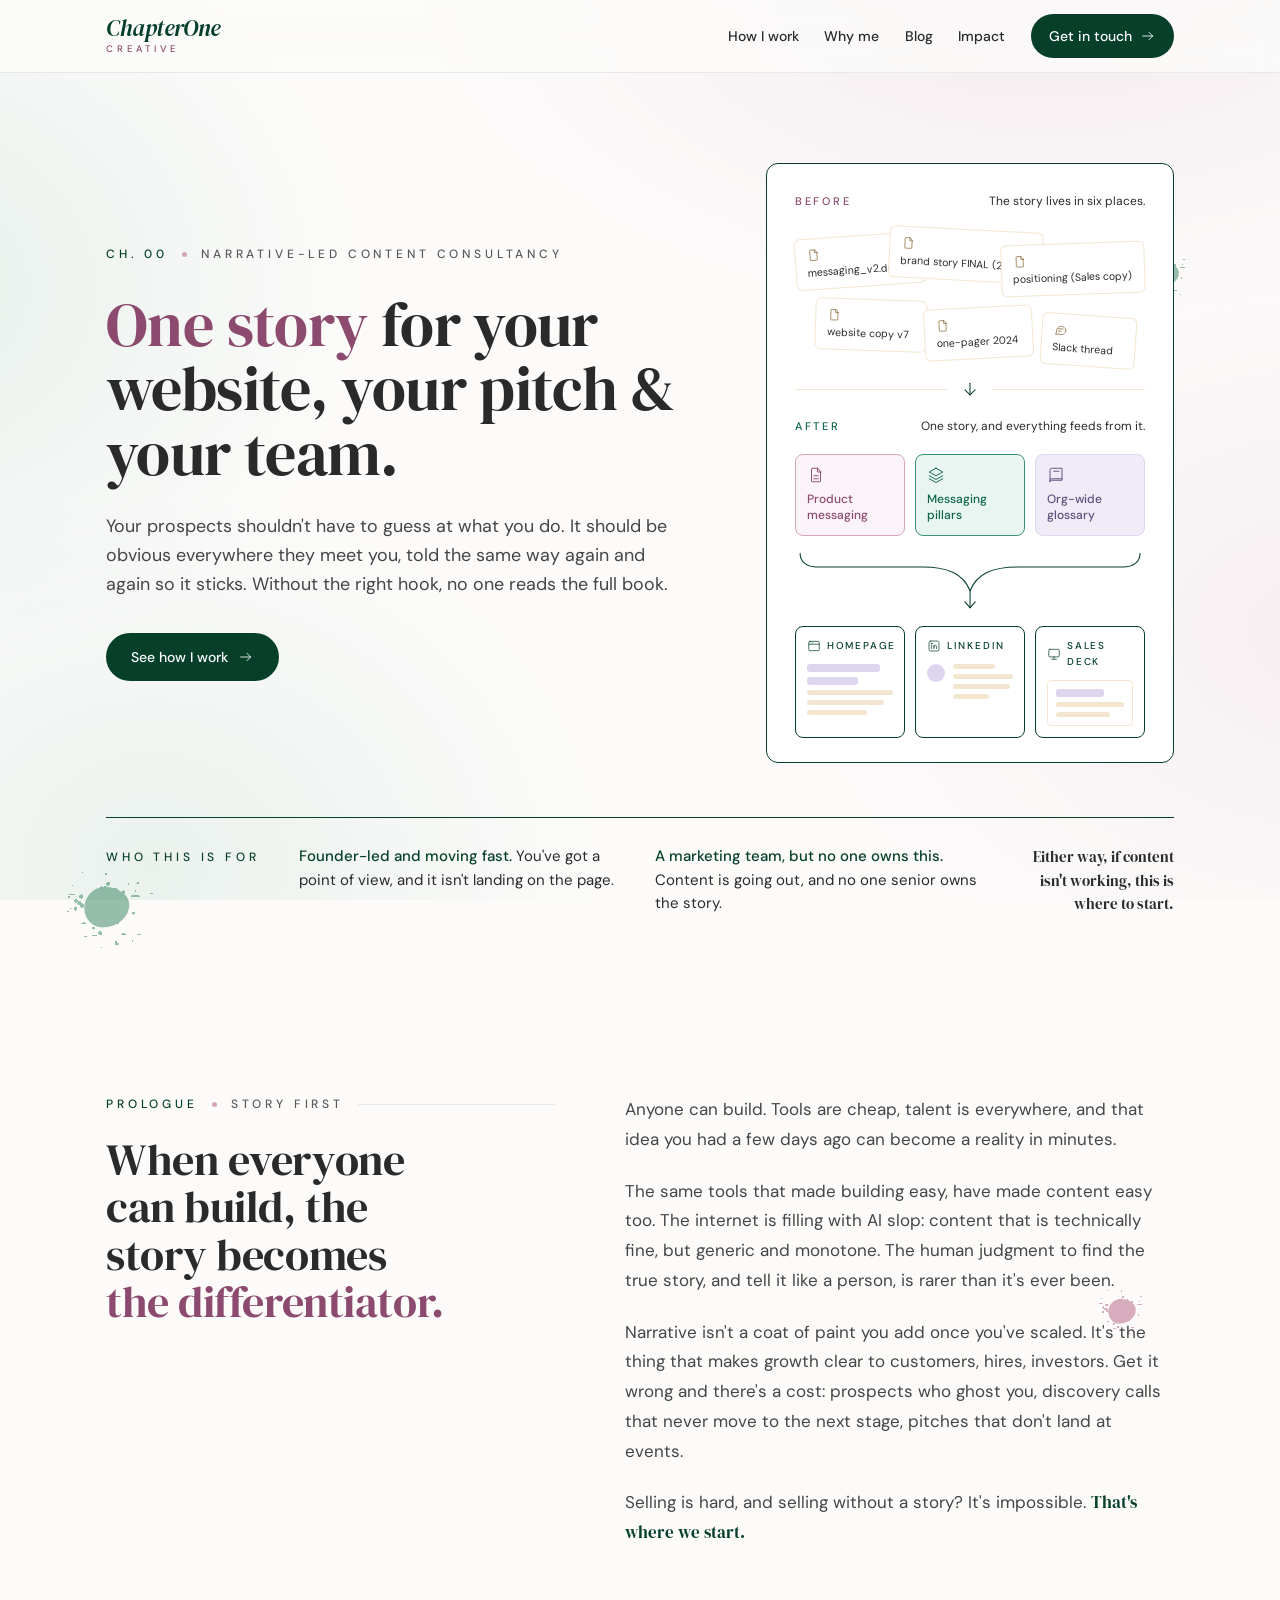
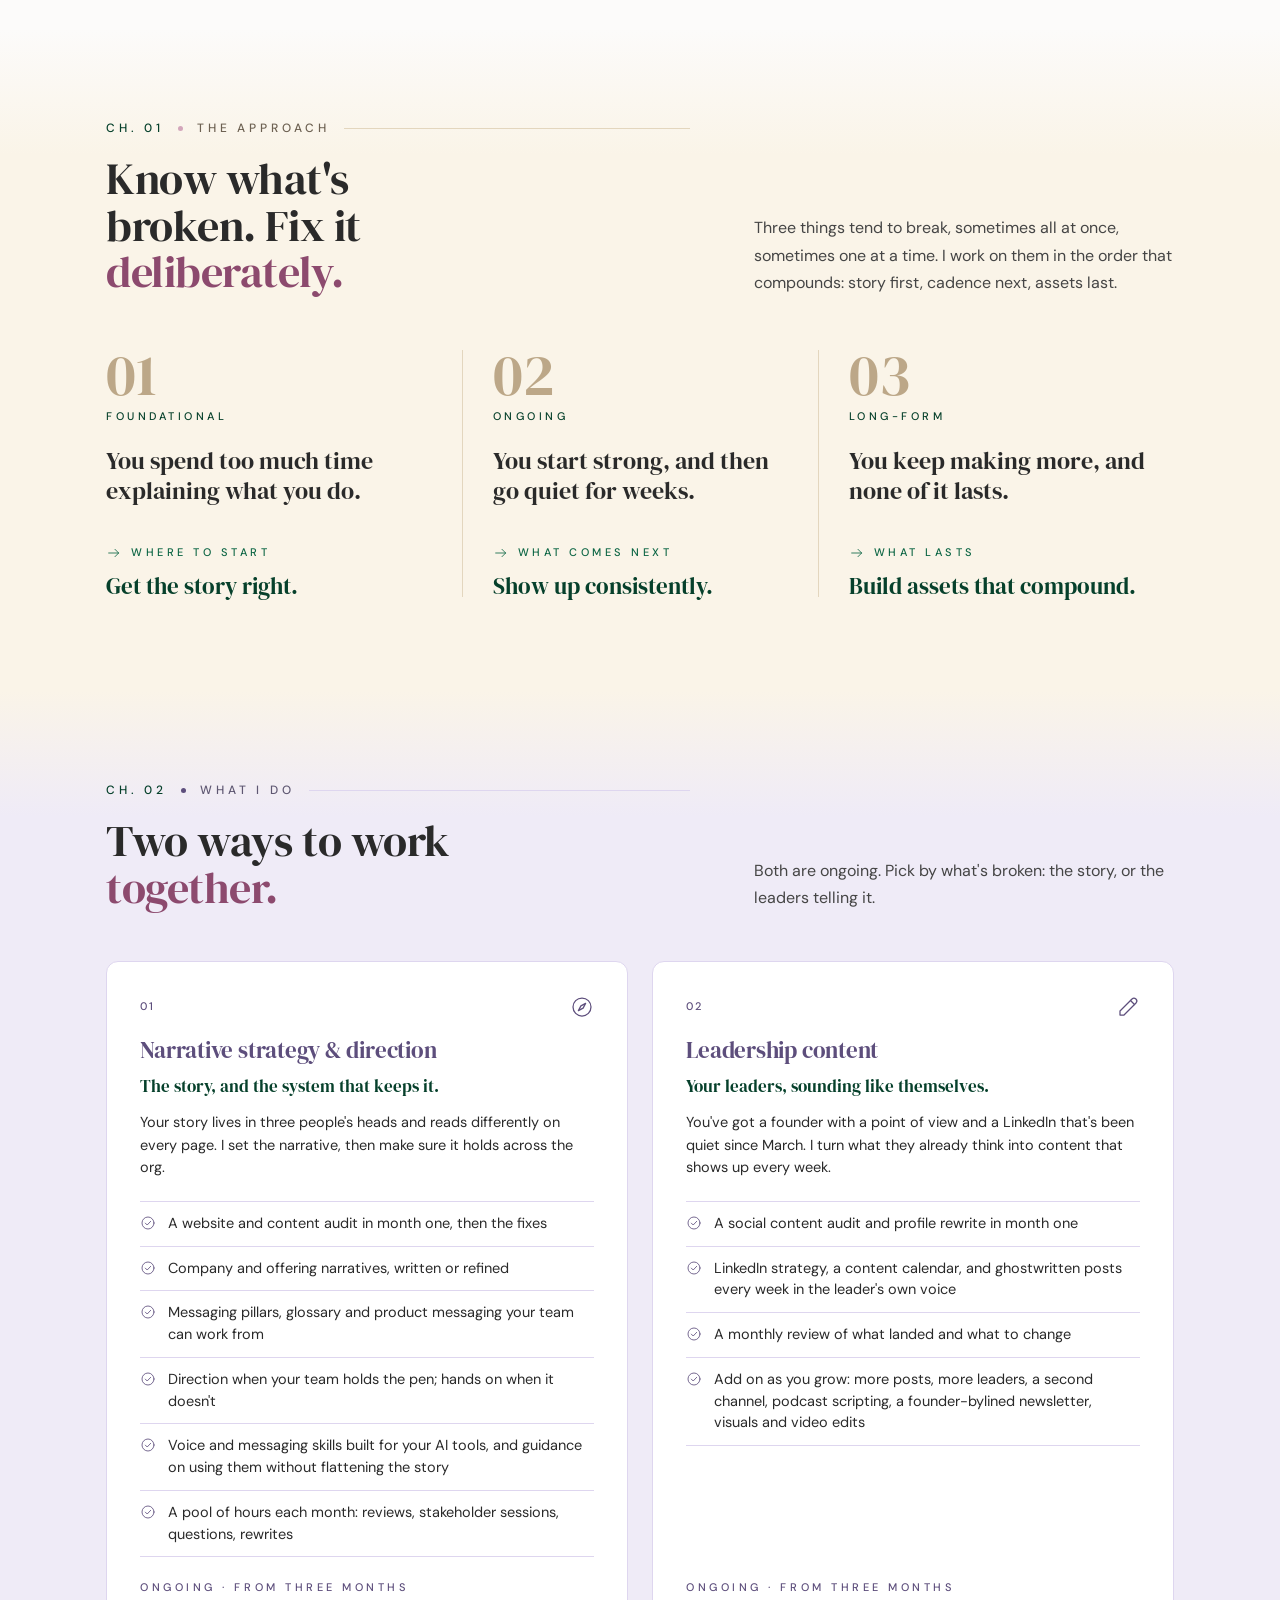
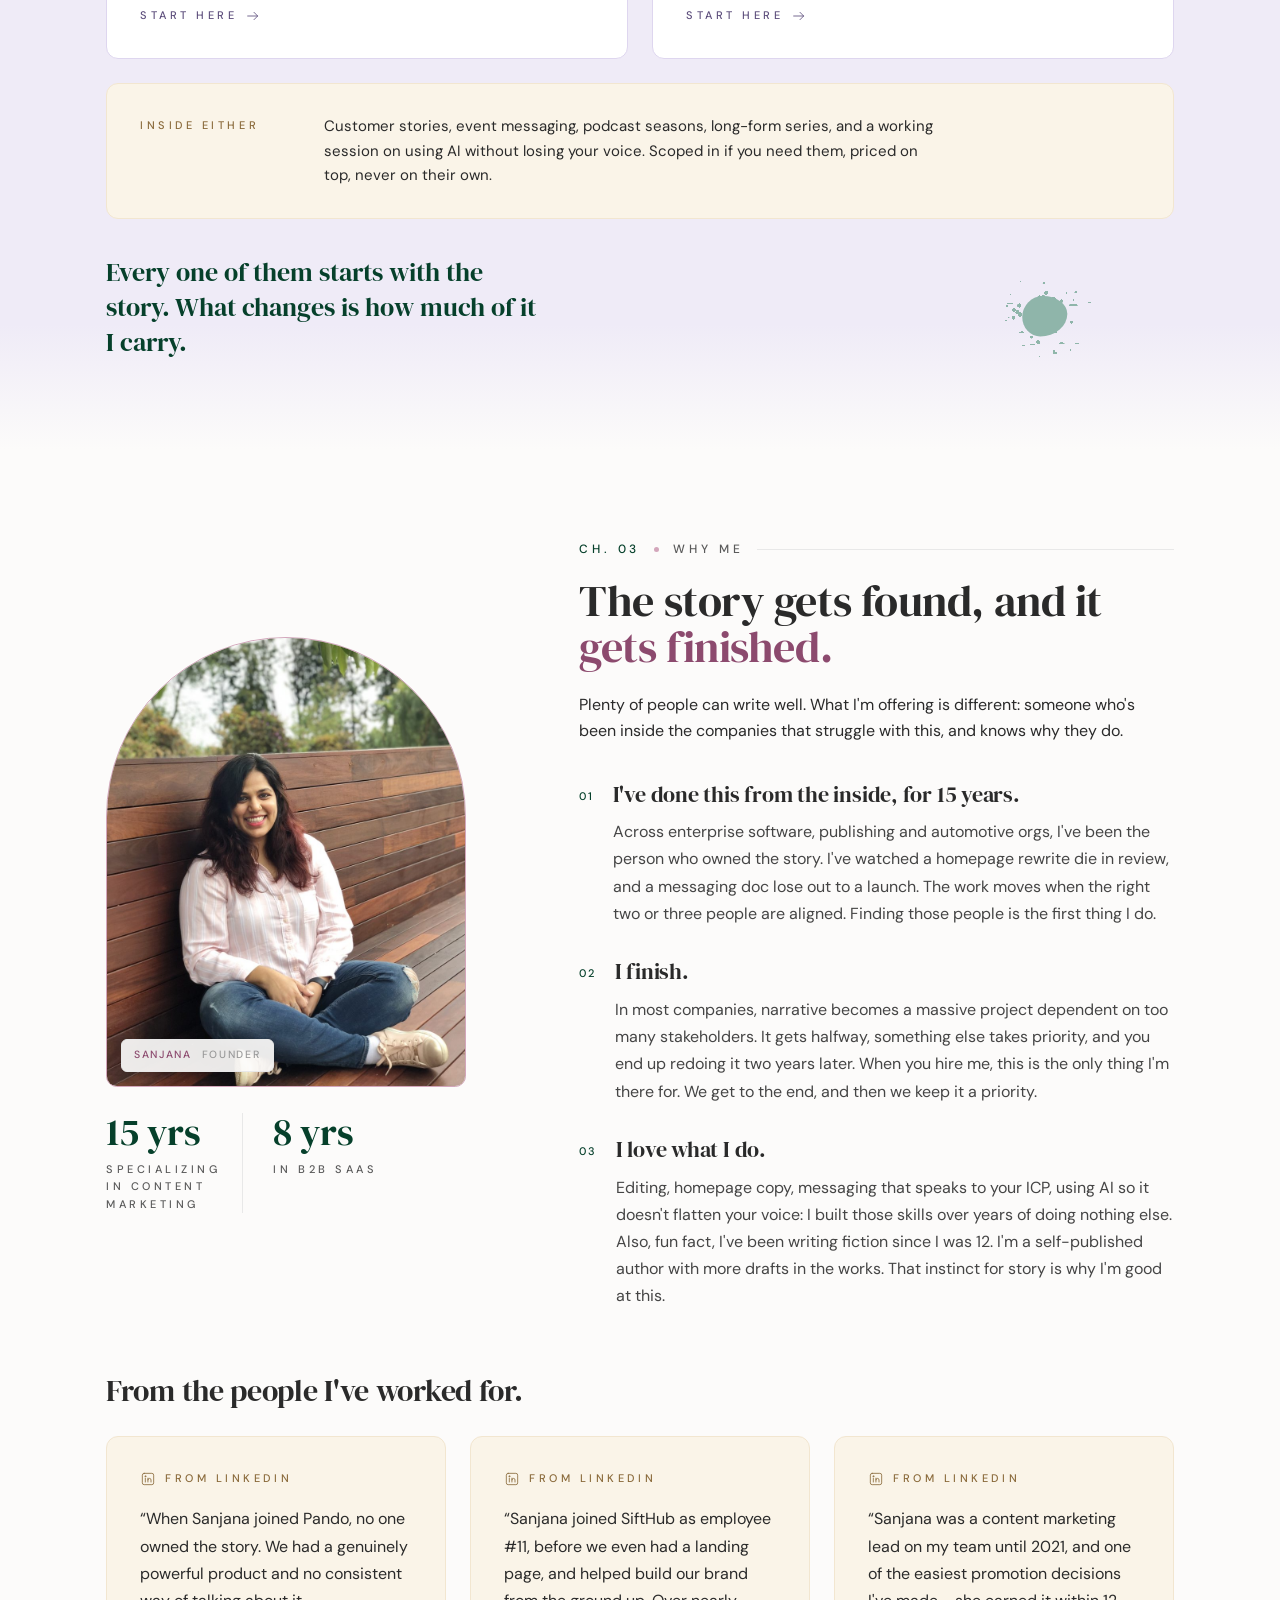
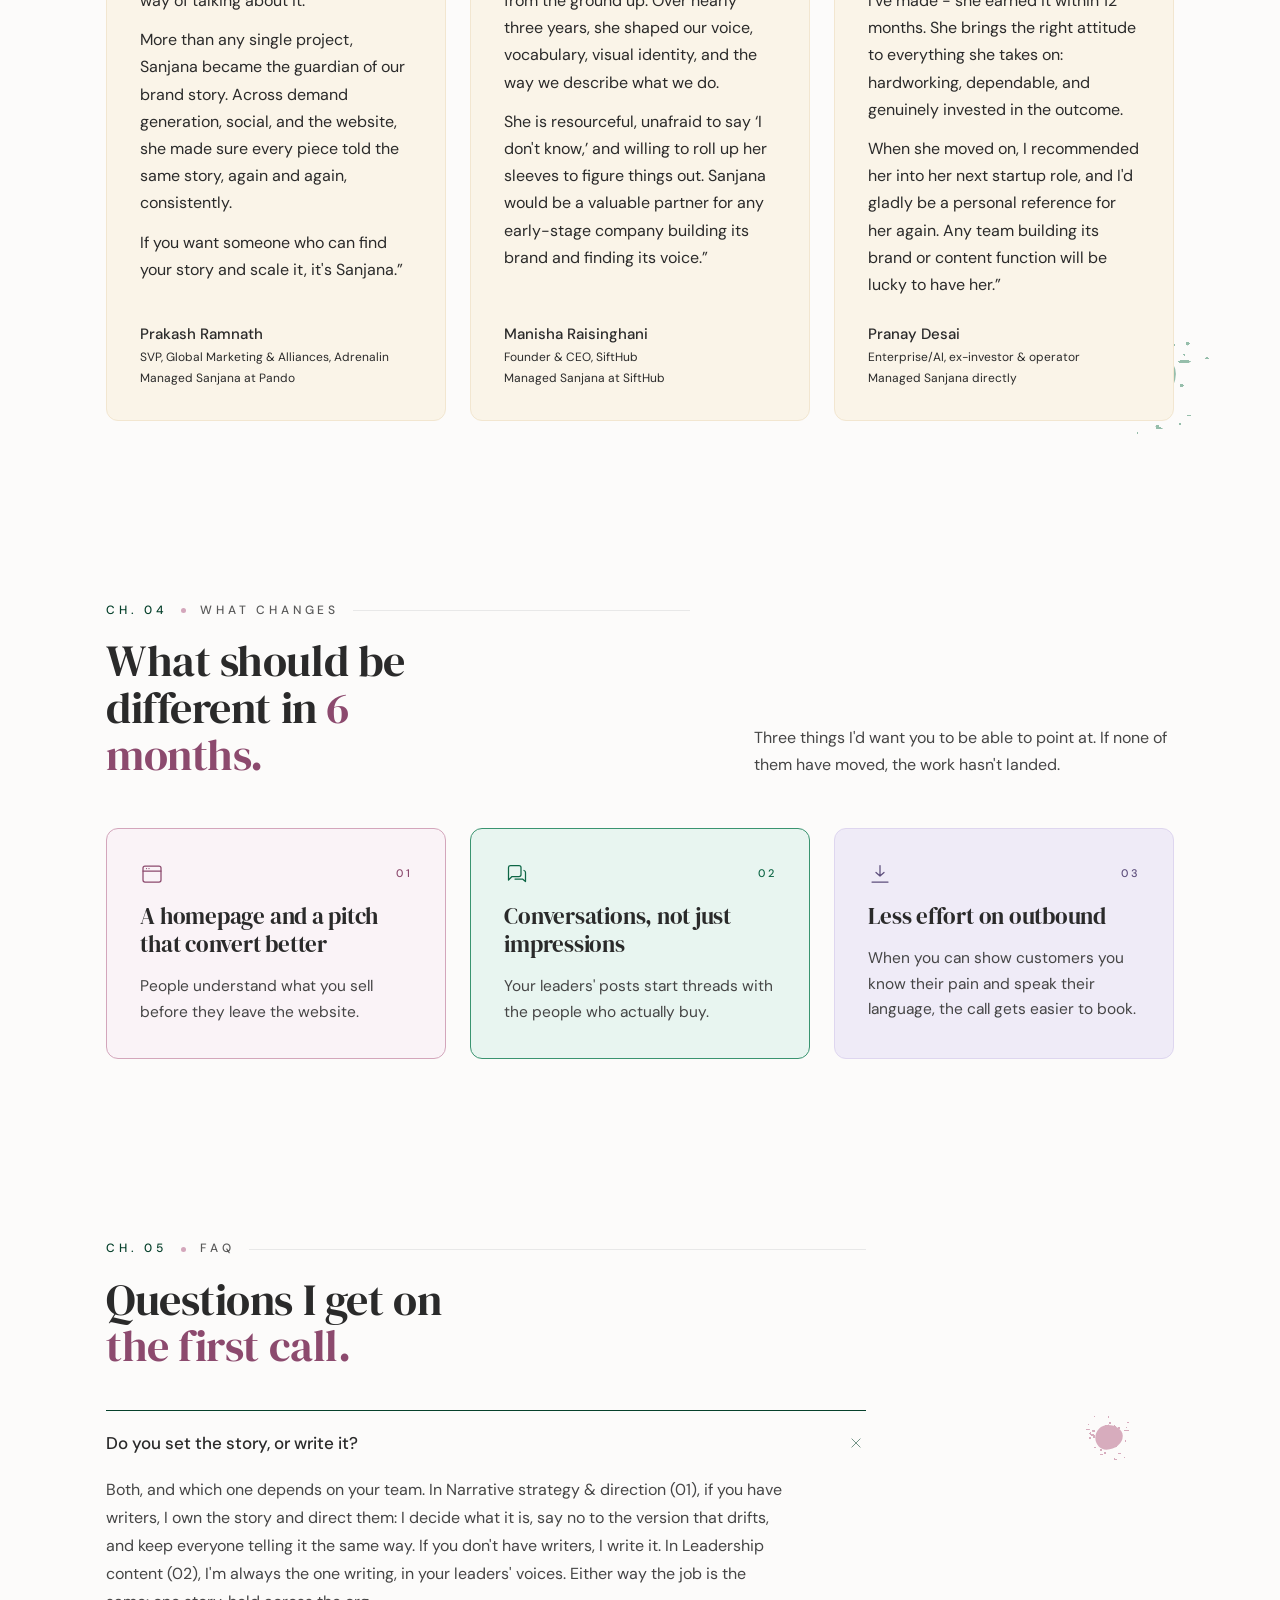
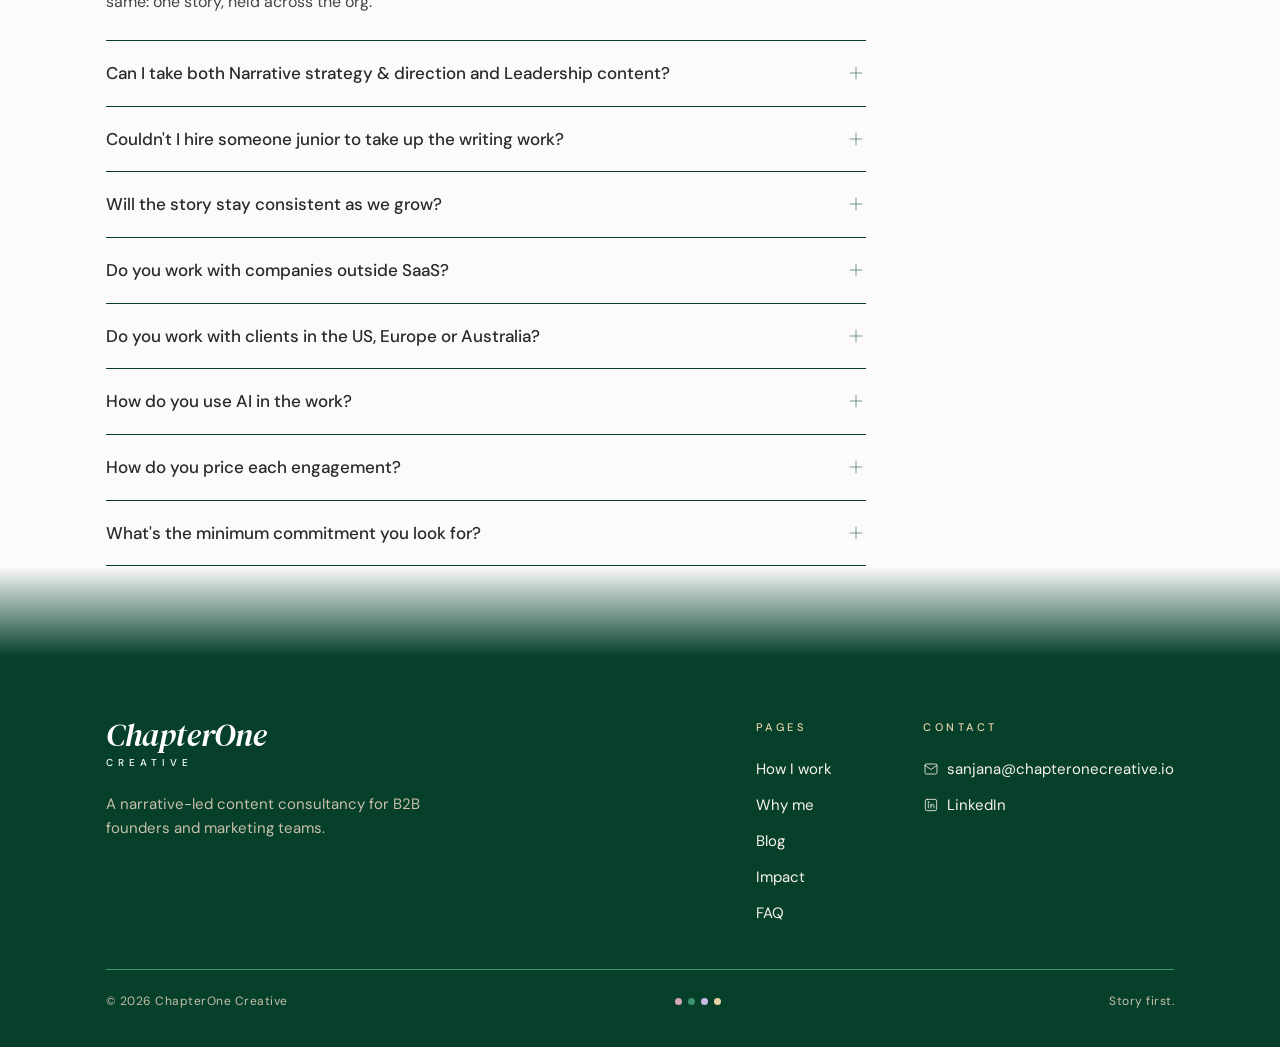
<file: index.html>
<!doctype html>
<html lang="en">
<head>
<meta charset="utf-8">
<meta name="viewport" content="width=device-width, initial-scale=1">
<!-- Google tag (gtag.js) -->
<script async src="https://www.googletagmanager.com/gtag/js?id=G-RF453Z4KHY"></script>
<script>
  window.dataLayer = window.dataLayer || [];
  function gtag(){dataLayer.push(arguments);}
  gtag('js', new Date());
  gtag('config', 'G-RF453Z4KHY');
</script>
<title>ChapterOne Creative — Narrative-Led Content Consultancy</title>
<meta name="description" content="Narrative-led content consultancy for B2B founders and marketing leaders. ChapterOne Creative helps you figure out where to start, what to build, and how to keep your content going.">
<link rel="canonical" href="https://chapteronecreative.io/">
<meta name="robots" content="index, follow">
<meta name="author" content="Sanjana Balaraman">
<meta name="theme-color" content="#06402B">

<!-- Open Graph (LinkedIn, WhatsApp, Slack, Facebook) -->
<meta property="og:type" content="website">
<meta property="og:site_name" content="ChapterOne Creative">
<meta property="og:title" content="ChapterOne Creative — Narrative-Led Content Consultancy">
<meta property="og:description" content="Narrative-led content for B2B founders and marketing leaders.">
<meta property="og:url" content="https://chapteronecreative.io/">
<meta property="og:image" content="https://chapteronecreative.io/assets/social-share.png?v=2">
<meta property="og:image:width" content="1200">
<meta property="og:image:height" content="630">
<meta property="og:image:alt" content="ChapterOne Creative — Narrative-Led Content Consultancy">

<!-- Twitter / X -->
<meta name="twitter:card" content="summary_large_image">
<meta name="twitter:title" content="ChapterOne Creative — Narrative-Led Content Consultancy">
<meta name="twitter:description" content="Narrative-led content for B2B founders and marketing leaders.">
<meta name="twitter:image" content="https://chapteronecreative.io/assets/social-share.png?v=2">

<!-- Favicon -->
<link rel="icon" href="/assets/favicon.svg" type="image/svg+xml">

<link rel="preconnect" href="https://fonts.googleapis.com">
<link rel="preconnect" href="https://fonts.gstatic.com" crossorigin>
<link href="https://fonts.googleapis.com/css2?family=DM+Mono:wght@400;500&family=DM+Sans:opsz,wght@9..40,400;9..40,500;9..40,600&family=DM+Serif+Display:ital@0;1&display=swap" rel="stylesheet">

<link rel="stylesheet" href="ds/colors_and_type.css">
<link rel="stylesheet" href="ds/atmosphere.css">
<link rel="stylesheet" href="styles.css?v=10">

<script type="application/ld+json">
{
  "@context": "https://schema.org",
  "@type": "ProfessionalService",
  "name": "ChapterOne Creative",
  "description": "Narrative-led content consultancy for B2B founders and marketing leaders.",
  "url": "https://chapteronecreative.io/",
  "image": "https://chapteronecreative.io/assets/social-share.png?v=2",
  "email": "sanjana@chapteronecreative.io",
  "founder": { "@type": "Person", "name": "Sanjana Balaraman" },
  "areaServed": "Worldwide",
  "knowsAbout": ["Content marketing", "B2B marketing", "Narrative-led content", "Content strategy"]
}
</script>
</head>
<body class="ds-paper-wash">

<!--NAV:START-->
<nav>
<div class="nav-inner">
<a class="wordmark" href="/#hero"><span class="top">ChapterOne</span><span class="bot">CREATIVE</span></a>
<div class="nav-links">
<a href="/#what-i-do">How I work</a>
<a href="/#why-me">Why me</a>
<a href="/blog/">Blog</a>
<a href="/#changes">Impact</a>
<a href="mailto:sanjana@chapteronecreative.io?subject=Starting%20a%20conversation" class="nav-cta">Get in touch<span class="icon i-16"><svg xmlns="http://www.w3.org/2000/svg" viewBox="0 0 24 24" width="24" height="24"><g fill="none" stroke="currentColor" stroke-width="1.25" stroke-linecap="round" stroke-linejoin="round"><path d="M4 12h15"></path><path d="m13.5 6.5 5.5 5.5-5.5 5.5"></path></g></svg></span></a>
</div>
</div>
</nav>
<!--NAV:END-->

<section id="hero" data-screen-label="Ch. 00 Hero">
<div class="splat sm hide-sm" style="bottom:14px; left:0.4%;"><span class="core"></span></div>
<div class="splat xs hide-sm" style="top:12%; right:0.6%;"><span class="core"></span></div>
<div class="wrap">
<div class="hero-grid">
<div class="hero-text">
<div class="chapter reveal"><span class="no">Ch. 00</span><span class="dot"></span><span class="label">Narrative-led content consultancy</span></div>
<h1 class="hero-headline reveal d1"><span class="c-rose">One story</span> for your website, your pitch & your team.</h1>
<p class="hero-sub reveal d2">Your prospects shouldn't have to guess at what you do. It should be obvious everywhere they meet you, told the same way again and again so it sticks. Without the right hook, no one reads the full book.</p>
<div class="hero-ctas reveal d3">
<a href="#what-i-do" class="btn btn-forest">See how I work<span class="icon i-16"><svg xmlns="http://www.w3.org/2000/svg" viewBox="0 0 24 24" width="24" height="24"><g fill="none" stroke="currentColor" stroke-width="1.25" stroke-linecap="round" stroke-linejoin="round"><path d="M4 12h15"></path><path d="m13.5 6.5 5.5 5.5-5.5 5.5"></path></g></svg></span></a>
</div>
</div>
<div class="reveal d2">
<div class="story-card" aria-label="Before: the story lives in six places. After: one story, and everything feeds from it.">
<div class="sc-row"><span class="sc-eyebrow sc-before">Before</span><span class="sc-note">The story lives in six places.</span></div>
<div class="sc-scatter" aria-hidden="true">
<div class="sc-doc" style="left:0;top:6px;width:37%;transform:rotate(-4deg)"><span class="icon"><svg xmlns="http://www.w3.org/2000/svg" viewBox="0 0 24 24"><path d="M14 3H7a1 1 0 0 0-1 1v16a1 1 0 0 0 1 1h10a1 1 0 0 0 1-1V8z"></path><path d="M14 3v5h5"></path></svg></span><span>messaging_v2.docx</span></div>
<div class="sc-doc" style="left:27%;top:0;width:44%;transform:rotate(3deg)"><span class="icon"><svg xmlns="http://www.w3.org/2000/svg" viewBox="0 0 24 24"><path d="M14 3H7a1 1 0 0 0-1 1v16a1 1 0 0 0 1 1h10a1 1 0 0 0 1-1V8z"></path><path d="M14 3v5h5"></path></svg></span><span>brand story FINAL (2).pptx</span></div>
<div class="sc-doc" style="left:59%;top:14px;width:41%;transform:rotate(-2deg)"><span class="icon"><svg xmlns="http://www.w3.org/2000/svg" viewBox="0 0 24 24"><path d="M14 3H7a1 1 0 0 0-1 1v16a1 1 0 0 0 1 1h10a1 1 0 0 0 1-1V8z"></path><path d="M14 3v5h5"></path></svg></span><span>positioning (Sales copy)</span></div>
<div class="sc-doc" style="left:5.8%;top:70px;width:32%;transform:rotate(2deg)"><span class="icon"><svg xmlns="http://www.w3.org/2000/svg" viewBox="0 0 24 24"><path d="M14 3H7a1 1 0 0 0-1 1v16a1 1 0 0 0 1 1h10a1 1 0 0 0 1-1V8z"></path><path d="M14 3v5h5"></path></svg></span><span>website copy v7</span></div>
<div class="sc-doc" style="left:37%;top:78px;width:31%;transform:rotate(-3deg)"><span class="icon"><svg xmlns="http://www.w3.org/2000/svg" viewBox="0 0 24 24"><path d="M14 3H7a1 1 0 0 0-1 1v16a1 1 0 0 0 1 1h10a1 1 0 0 0 1-1V8z"></path><path d="M14 3v5h5"></path></svg></span><span>one-pager 2024</span></div>
<div class="sc-doc" style="left:70.4%;top:86px;width:27.2%;transform:rotate(4deg)"><span class="icon"><svg xmlns="http://www.w3.org/2000/svg" viewBox="0 0 24 24"><path d="M8 10h8"></path><path d="M8 14h5"></path><path d="M21 12a8 8 0 0 1-11.6 7.1L4 20l1-4.6A8 8 0 1 1 21 12z"></path></svg></span><span>Slack thread</span></div>
</div>
<div class="sc-divider" aria-hidden="true"><span></span><span class="icon i-20"><svg xmlns="http://www.w3.org/2000/svg" viewBox="0 0 24 24"><path d="M12 5v14"></path><path d="M6 13l6 6 6-6"></path></svg></span><span></span></div>
<div class="sc-row"><span class="sc-eyebrow sc-after">After</span><span class="sc-note">One story, and everything feeds from it.</span></div>
<div class="sc-sources">
<div class="sc-src sc-src--mauve"><span class="icon"><svg xmlns="http://www.w3.org/2000/svg" viewBox="0 0 24 24"><path d="M14 3H7a1 1 0 0 0-1 1v16a1 1 0 0 0 1 1h10a1 1 0 0 0 1-1V8z"></path><path d="M14 3v5h5"></path><path d="M9 13h6"></path><path d="M9 17h6"></path></svg></span><span>Product messaging</span></div>
<div class="sc-src sc-src--green"><span class="icon"><svg xmlns="http://www.w3.org/2000/svg" viewBox="0 0 24 24"><path d="M12 3l9 5-9 5-9-5 9-5z"></path><path d="M3 13l9 5 9-5"></path><path d="M3 17l9 5 9-5"></path></svg></span><span>Messaging pillars</span></div>
<div class="sc-src sc-src--lavender"><span class="icon"><svg xmlns="http://www.w3.org/2000/svg" viewBox="0 0 24 24"><path d="M4 5a2 2 0 0 1 2-2h14v16H6a2 2 0 0 0-2 2z"></path><path d="M4 19a2 2 0 0 1 2-2h14"></path><path d="M9 7h7"></path></svg></span><span>Org-wide glossary</span></div>
</div>
<svg class="sc-lines" viewBox="0 0 412 74" aria-hidden="true"><path d="M6 4c0 10 8 16 20 16H150c30 0 48 8 56 28"></path><path d="M406 4c0 10-8 16-20 16H262c-30 0-48 8-56 28"></path><path d="M206 48v20"></path><path d="M200 61l6 7 6-7"></path></svg>
<div class="sc-outputs">
<div class="sc-out">
<div class="sc-out-head"><span class="icon"><svg xmlns="http://www.w3.org/2000/svg" viewBox="0 0 24 24"><rect x="3" y="4" width="18" height="16" rx="2"></rect><path d="M3 9h18"></path><path d="M7 6.5h.01"></path><path d="M10 6.5h.01"></path></svg></span><span>Homepage</span></div>
<div class="sc-skel"><span class="l" style="width:85%"></span><span class="l" style="width:60%"></span><span class="s" style="width:100%"></span><span class="s" style="width:90%"></span><span class="s" style="width:70%"></span></div>
</div>
<div class="sc-out">
<div class="sc-out-head"><span class="icon"><svg xmlns="http://www.w3.org/2000/svg" viewBox="0 0 24 24"><rect x="3.5" y="3.5" width="17" height="17" rx="2.75"></rect><path d="M8 10.75v5.75"></path><circle cx="8" cy="7.9" r="0.75"></circle><path d="M11.9 16.5v-5.75"></path><path d="M11.9 13.4a2.3 2.3 0 0 1 4.6 0v3.1"></path></svg></span><span>LinkedIn</span></div>
<div class="sc-post"><span class="sc-avatar"></span><div class="sc-skel"><span class="s" style="width:70%"></span><span class="s" style="width:100%"></span><span class="s" style="width:95%"></span><span class="s" style="width:60%"></span></div></div>
</div>
<div class="sc-out">
<div class="sc-out-head"><span class="icon"><svg xmlns="http://www.w3.org/2000/svg" viewBox="0 0 24 24"><rect x="3" y="4" width="18" height="13" rx="2"></rect><path d="M12 17v3"></path><path d="M8 21h8"></path></svg></span><span>Sales deck</span></div>
<div class="sc-slide"><div class="sc-skel"><span class="l" style="width:70%"></span><span class="s" style="width:100%"></span><span class="s" style="width:80%"></span></div></div>
</div>
</div>
</div>
</div>
</div>

<div class="hero-who reveal d3">
<span class="hero-who-eyebrow">Who this is for</span>
<p><span class="who-lead">Founder-led and moving fast.</span> You've got a point of view, and it isn't landing on the page.</p>
<p><span class="who-lead">A marketing team, but no one owns this.</span> Content is going out, and no one senior owns the story.</p>
<p class="hero-who-close">Either way, if content isn't working, this is where to start.</p>
</div>
</div>
</section>

<section id="prologue" data-screen-label="Prologue Story first">
<div class="splat rose xs hide-sm" style="top:34%; right:4%;"><span class="core"></span></div>
<div class="wrap">
<div class="prologue-grid">
<div class="prologue-head">
<div class="chapter reveal"><span class="no">Prologue</span><span class="dot"></span><span class="label">Story first</span><span class="rule"></span></div>
<h2 class="prologue-statement reveal d1">When everyone can build, the story becomes <span class="c-rose">the differentiator.</span></h2>
</div>
<div class="prologue-body reveal d2">
<p class="lead">Anyone can build. Tools are cheap, talent is everywhere, and that idea you had a few days ago can become a reality in minutes.</p>
<p>The same tools that made building easy, have made content easy too. The internet is filling with AI slop: content that is technically fine, but generic and monotone. The human judgment to find the true story, and tell it like a person, is rarer than it's ever been.</p>
<p>Narrative isn't a coat of paint you add once you've scaled. It's the thing that makes growth clear to customers, hires, investors. Get it wrong and there's a cost: prospects who ghost you, discovery calls that never move to the next stage, pitches that don't land at events.</p>
<p>Selling is hard, and selling without a story? It's impossible. <span class="prologue-payoff">That's where we start.</span></p>
</div>
</div>
</div>
</section>

<section id="approach" class="band band--sand band--to-lavender section-pad" data-screen-label="Ch. 01 The approach">
<div class="wrap">
<div class="split-head">
<div>
<div class="chapter on-sand reveal"><span class="no">Ch. 01</span><span class="dot"></span><span class="label">The approach</span><span class="rule" style="background:#E3D6BE"></span></div>
<h2 class="reveal d1">Know what's broken. Fix it <span class="c-rose">deliberately.</span></h2>
</div>
<p class="aside reveal d2">Three things tend to break, sometimes all at once, sometimes one at a time. I work on them in the order that compounds: story first, cadence next, assets last.</p>
</div>

<div class="ap-grid reveal">
<div class="ap-item">
<div class="ap-ghost">01</div>
<span class="ap-phase">Foundational</span>
<p class="ap-problem">You spend too much time explaining what you do.</p>
<p class="ap-sol-label"><span class="icon i-16"><svg xmlns="http://www.w3.org/2000/svg" viewBox="0 0 24 24" width="24" height="24"><g fill="none" stroke="currentColor" stroke-width="1.25" stroke-linecap="round" stroke-linejoin="round"><path d="M4 12h15"></path><path d="m13.5 6.5 5.5 5.5-5.5 5.5"></path></g></svg></span>Where to start</p>
<p class="ap-solution">Get the story right.</p>
</div>
<div class="ap-item">
<div class="ap-ghost">02</div>
<span class="ap-phase">Ongoing</span>
<p class="ap-problem">You start strong, and then go quiet for weeks.</p>
<p class="ap-sol-label"><span class="icon i-16"><svg xmlns="http://www.w3.org/2000/svg" viewBox="0 0 24 24" width="24" height="24"><g fill="none" stroke="currentColor" stroke-width="1.25" stroke-linecap="round" stroke-linejoin="round"><path d="M4 12h15"></path><path d="m13.5 6.5 5.5 5.5-5.5 5.5"></path></g></svg></span>What comes next</p>
<p class="ap-solution">Show up consistently.</p>
</div>
<div class="ap-item">
<div class="ap-ghost">03</div>
<span class="ap-phase">Long-form</span>
<p class="ap-problem">You keep making more, and none of it lasts.</p>
<p class="ap-sol-label"><span class="icon i-16"><svg xmlns="http://www.w3.org/2000/svg" viewBox="0 0 24 24" width="24" height="24"><g fill="none" stroke="currentColor" stroke-width="1.25" stroke-linecap="round" stroke-linejoin="round"><path d="M4 12h15"></path><path d="m13.5 6.5 5.5 5.5-5.5 5.5"></path></g></svg></span>What lasts</p>
<p class="ap-solution">Build assets that compound.</p>
</div>
</div>

</div>
</section>

<span id="services"></span>
<section id="what-i-do" class="band band--lavender band--from-sand section-pad" data-screen-label="Ch. 02 What I do">
<div class="wrap">
<div class="split-head">
<div>
<div class="chapter on-lavender reveal"><span class="no">Ch. 02</span><span class="dot"></span><span class="label">What I do</span><span class="rule" style="background:var(--lavender-rule)"></span></div>
<h2 class="reveal d1">Two ways to work <span class="c-rose">together.</span></h2>
</div>
<p class="aside reveal d2">Both are ongoing. Pick by what's broken: the story, or the leaders telling it.</p>
</div>

<div class="pk-grid pk-grid--two reveal">
<a class="pk" href="mailto:sanjana@chapteronecreative.io?subject=Narrative%20strategy%20and%20direction">
<div class="pk-top"><span class="pk-num">01</span><span class="icon"><svg xmlns="http://www.w3.org/2000/svg" viewBox="0 0 24 24" width="24" height="24"><g fill="none" stroke="currentColor" stroke-width="1.25" stroke-linecap="round" stroke-linejoin="round"><circle cx="12" cy="12" r="9"></circle><path d="M15.6 8.4 13.1 13.1 8.4 15.6 10.9 10.9 15.6 8.4Z"></path></g></svg></span></div>
<h3>Narrative strategy &amp; direction</h3>
<p class="pk-who">The story, and the system that keeps it.</p>
<p class="pk-pain">Your story lives in three people's heads and reads differently on every page. I set the narrative, then make sure it holds across the org.</p>
<ul>
<li><span class="icon i-16"><svg xmlns="http://www.w3.org/2000/svg" viewBox="0 0 24 24" width="24" height="24"><g fill="none" stroke="currentColor" stroke-width="1.25" stroke-linecap="round" stroke-linejoin="round"><circle cx="12" cy="12" r="9"></circle><path d="m8 12.2 2.8 2.8L16 9.5"></path></g></svg></span><span>A website and content audit in month one, then the fixes</span></li>
<li><span class="icon i-16"><svg xmlns="http://www.w3.org/2000/svg" viewBox="0 0 24 24" width="24" height="24"><g fill="none" stroke="currentColor" stroke-width="1.25" stroke-linecap="round" stroke-linejoin="round"><circle cx="12" cy="12" r="9"></circle><path d="m8 12.2 2.8 2.8L16 9.5"></path></g></svg></span><span>Company and offering narratives, written or refined</span></li>
<li><span class="icon i-16"><svg xmlns="http://www.w3.org/2000/svg" viewBox="0 0 24 24" width="24" height="24"><g fill="none" stroke="currentColor" stroke-width="1.25" stroke-linecap="round" stroke-linejoin="round"><circle cx="12" cy="12" r="9"></circle><path d="m8 12.2 2.8 2.8L16 9.5"></path></g></svg></span><span>Messaging pillars, glossary and product messaging your team can work from</span></li>
<li><span class="icon i-16"><svg xmlns="http://www.w3.org/2000/svg" viewBox="0 0 24 24" width="24" height="24"><g fill="none" stroke="currentColor" stroke-width="1.25" stroke-linecap="round" stroke-linejoin="round"><circle cx="12" cy="12" r="9"></circle><path d="m8 12.2 2.8 2.8L16 9.5"></path></g></svg></span><span>Direction when your team holds the pen; hands on when it doesn't</span></li>
<li><span class="icon i-16"><svg xmlns="http://www.w3.org/2000/svg" viewBox="0 0 24 24" width="24" height="24"><g fill="none" stroke="currentColor" stroke-width="1.25" stroke-linecap="round" stroke-linejoin="round"><circle cx="12" cy="12" r="9"></circle><path d="m8 12.2 2.8 2.8L16 9.5"></path></g></svg></span><span>Voice and messaging skills built for your AI tools, and guidance on using them without flattening the story</span></li>
<li><span class="icon i-16"><svg xmlns="http://www.w3.org/2000/svg" viewBox="0 0 24 24" width="24" height="24"><g fill="none" stroke="currentColor" stroke-width="1.25" stroke-linecap="round" stroke-linejoin="round"><circle cx="12" cy="12" r="9"></circle><path d="m8 12.2 2.8 2.8L16 9.5"></path></g></svg></span><span>A pool of hours each month: reviews, stakeholder sessions, questions, rewrites</span></li>
</ul>
<span class="pk-shape">Ongoing · from three months</span>
<span class="pk-foot">Start here<span class="icon i-16"><svg xmlns="http://www.w3.org/2000/svg" viewBox="0 0 24 24" width="24" height="24"><g fill="none" stroke="currentColor" stroke-width="1.25" stroke-linecap="round" stroke-linejoin="round"><path d="M4 12h15"></path><path d="m13.5 6.5 5.5 5.5-5.5 5.5"></path></g></svg></span></span>
</a>

<a class="pk" href="mailto:sanjana@chapteronecreative.io?subject=Leadership%20content">
<div class="pk-top"><span class="pk-num">02</span><span class="icon"><svg xmlns="http://www.w3.org/2000/svg" viewBox="0 0 24 24" width="24" height="24"><g fill="none" stroke="currentColor" stroke-width="1.25" stroke-linecap="round" stroke-linejoin="round"><path d="M4 20h4L20 8a2.83 2.83 0 0 0-4-4L4 16v4Z"></path><path d="M14.5 5.5 18.5 9.5"></path></g></svg></span></div>
<h3>Leadership content</h3>
<p class="pk-who">Your leaders, sounding like themselves.</p>
<p class="pk-pain">You've got a founder with a point of view and a LinkedIn that's been quiet since March. I turn what they already think into content that shows up every week.</p>
<ul>
<li><span class="icon i-16"><svg xmlns="http://www.w3.org/2000/svg" viewBox="0 0 24 24" width="24" height="24"><g fill="none" stroke="currentColor" stroke-width="1.25" stroke-linecap="round" stroke-linejoin="round"><circle cx="12" cy="12" r="9"></circle><path d="m8 12.2 2.8 2.8L16 9.5"></path></g></svg></span><span>A social content audit and profile rewrite in month one</span></li>
<li><span class="icon i-16"><svg xmlns="http://www.w3.org/2000/svg" viewBox="0 0 24 24" width="24" height="24"><g fill="none" stroke="currentColor" stroke-width="1.25" stroke-linecap="round" stroke-linejoin="round"><circle cx="12" cy="12" r="9"></circle><path d="m8 12.2 2.8 2.8L16 9.5"></path></g></svg></span><span>LinkedIn strategy, a content calendar, and ghostwritten posts every week in the leader's own voice</span></li>
<li><span class="icon i-16"><svg xmlns="http://www.w3.org/2000/svg" viewBox="0 0 24 24" width="24" height="24"><g fill="none" stroke="currentColor" stroke-width="1.25" stroke-linecap="round" stroke-linejoin="round"><circle cx="12" cy="12" r="9"></circle><path d="m8 12.2 2.8 2.8L16 9.5"></path></g></svg></span><span>A monthly review of what landed and what to change</span></li>
<li><span class="icon i-16"><svg xmlns="http://www.w3.org/2000/svg" viewBox="0 0 24 24" width="24" height="24"><g fill="none" stroke="currentColor" stroke-width="1.25" stroke-linecap="round" stroke-linejoin="round"><circle cx="12" cy="12" r="9"></circle><path d="m8 12.2 2.8 2.8L16 9.5"></path></g></svg></span><span>Add on as you grow: more posts, more leaders, a second channel, podcast scripting, a founder-bylined newsletter, visuals and video edits</span></li>
</ul>
<span class="pk-shape">Ongoing · from three months</span>
<span class="pk-foot">Start here<span class="icon i-16"><svg xmlns="http://www.w3.org/2000/svg" viewBox="0 0 24 24" width="24" height="24"><g fill="none" stroke="currentColor" stroke-width="1.25" stroke-linecap="round" stroke-linejoin="round"><path d="M4 12h15"></path><path d="m13.5 6.5 5.5 5.5-5.5 5.5"></path></g></svg></span></span>
</a>
</div>

<div class="pk-strip">
<span class="pk-strip-label">Inside either</span>
<p>Customer stories, event messaging, podcast seasons, long-form series, and a working session on using AI without losing your voice. Scoped in if you need them, priced on top, never on their own.</p>
</div>

<div class="pk-line-row reveal">
<div class="splat sm hide-sm" style="top:-26px; right:2%;"><span class="core"></span></div>
<p class="pk-line">Every one of them starts with the story. What changes is how much of it I carry.</p>
</div>

</div>
</section>

<span id="about"></span>
<section id="why-me" class="section-pad" data-screen-label="Ch. 03 Why me">
<div class="splat hide-sm" style="bottom:40px; right:2%;"><span class="core"></span></div>
<div class="wrap">
<div class="about-grid">
<div class="about-photo reveal">
<div class="portrait">
<img class="portrait-img hero-pic" src="assets/sanjana-hero.jpg" alt="Sanjana, founder of ChapterOne Creative, smiling outdoors">
<div class="portrait-cap"><span>Sanjana</span><span class="role">Founder</span></div>
</div>
<div class="about-stats reveal d1">
<div class="about-stat"><span class="v">15 yrs</span><span class="k">Specializing in content marketing</span></div>
<div class="about-divider"></div>
<div class="about-stat"><span class="v">8 yrs</span><span class="k">In B2B SaaS</span></div>
</div>
</div>
<div class="about-bio">
<div class="chapter reveal"><span class="no">Ch. 03</span><span class="dot"></span><span class="label">Why me</span><span class="rule"></span></div>
<h2 class="reveal d1">The story gets found, and it <span class="c-rose">gets finished.</span></h2>
<p class="lead reveal d2">Plenty of people can write well. What I'm offering is different: someone who's been inside the companies that struggle with this, and knows why they do.</p>
<div class="why-rows reveal d2">
<div class="why-row">
<span class="n">01</span>
<h3>I've done this from the inside, for 15 years.</h3>
<p>Across enterprise software, publishing and automotive orgs, I've been the person who owned the story. I've watched a homepage rewrite die in review, and a messaging doc lose out to a launch. The work moves when the right two or three people are aligned. Finding those people is the first thing I do.</p>
</div>
<div class="why-row">
<span class="n">02</span>
<h3>I finish.</h3>
<p>In most companies, narrative becomes a massive project dependent on too many stakeholders. It gets halfway, something else takes priority, and you end up redoing it two years later. When you hire me, this is the only thing I'm there for. We get to the end, and then we keep it a priority.</p>
</div>
<div class="why-row">
<span class="n">03</span>
<h3>I love what I do.</h3>
<p>Editing, homepage copy, messaging that speaks to your ICP, using AI so it doesn't flatten your voice: I built those skills over years of doing nothing else. Also, fun fact, I've been writing fiction since I was 12. I'm a self-published author with more drafts in the works. That instinct for story is why I'm good at this.</p>
</div>
</div>
</div>
</div>

<div class="testi reveal">
<h3 class="testi-title">From the people I've worked for.</h3>
<div class="testi-grid">
<figure class="testi-card">
<div class="testi-eyebrow"><span class="icon i-16"><svg xmlns="http://www.w3.org/2000/svg" viewBox="0 0 24 24"><rect x="3.5" y="3.5" width="17" height="17" rx="2.75"></rect><path d="M8 10.75v5.75"></path><circle cx="8" cy="7.9" r="0.75"></circle><path d="M11.9 16.5v-5.75"></path><path d="M11.9 13.4a2.3 2.3 0 0 1 4.6 0v3.1"></path></svg></span>From LinkedIn</div>
<blockquote>
<p>&ldquo;When Sanjana joined Pando, no one owned the story. We had a genuinely powerful product and no consistent way of talking about it.</p>
<p>More than any single project, Sanjana became the guardian of our brand story. Across demand generation, social, and the website, she made sure every piece told the same story, again and again, consistently.</p>
<p>If you want someone who can find your story and scale it, it's Sanjana.&rdquo;</p>
</blockquote>
<figcaption><span class="testi-name">Prakash Ramnath</span><span class="testi-role">SVP, Global Marketing &amp; Alliances, Adrenalin</span><span class="testi-role">Managed Sanjana at Pando</span></figcaption>
</figure>
<figure class="testi-card">
<div class="testi-eyebrow"><span class="icon i-16"><svg xmlns="http://www.w3.org/2000/svg" viewBox="0 0 24 24"><rect x="3.5" y="3.5" width="17" height="17" rx="2.75"></rect><path d="M8 10.75v5.75"></path><circle cx="8" cy="7.9" r="0.75"></circle><path d="M11.9 16.5v-5.75"></path><path d="M11.9 13.4a2.3 2.3 0 0 1 4.6 0v3.1"></path></svg></span>From LinkedIn</div>
<blockquote>
<p>&ldquo;Sanjana joined SiftHub as employee #11, before we even had a landing page, and helped build our brand from the ground up. Over nearly three years, she shaped our voice, vocabulary, visual identity, and the way we describe what we do.</p>
<p>She is resourceful, unafraid to say &lsquo;I don't know,&rsquo; and willing to roll up her sleeves to figure things out. Sanjana would be a valuable partner for any early-stage company building its brand and finding its voice.&rdquo;</p>
</blockquote>
<figcaption><span class="testi-name">Manisha Raisinghani</span><span class="testi-role">Founder &amp; CEO, SiftHub</span><span class="testi-role">Managed Sanjana at SiftHub</span></figcaption>
</figure>
<figure class="testi-card">
<div class="testi-eyebrow"><span class="icon i-16"><svg xmlns="http://www.w3.org/2000/svg" viewBox="0 0 24 24"><rect x="3.5" y="3.5" width="17" height="17" rx="2.75"></rect><path d="M8 10.75v5.75"></path><circle cx="8" cy="7.9" r="0.75"></circle><path d="M11.9 16.5v-5.75"></path><path d="M11.9 13.4a2.3 2.3 0 0 1 4.6 0v3.1"></path></svg></span>From LinkedIn</div>
<blockquote>
<p>&ldquo;Sanjana was a content marketing lead on my team until 2021, and one of the easiest promotion decisions I've made - she earned it within 12 months. She brings the right attitude to everything she takes on: hardworking, dependable, and genuinely invested in the outcome.</p>
<p>When she moved on, I recommended her into her next startup role, and I'd gladly be a personal reference for her again. Any team building its brand or content function will be lucky to have her.&rdquo;</p>
</blockquote>
<figcaption><span class="testi-name">Pranay Desai</span><span class="testi-role">Enterprise/AI, ex-investor &amp; operator</span><span class="testi-role">Managed Sanjana directly</span></figcaption>
</figure>
</div>
</div>
</div>
</section>

<section id="changes" class="section-pad" data-screen-label="Ch. 04 What changes">
<div class="wrap">
<div class="split-head">
<div>
<div class="chapter reveal"><span class="no">Ch. 04</span><span class="dot"></span><span class="label">What changes</span><span class="rule"></span></div>
<h2 class="reveal d1">What should be different in <span class="c-rose">6 months.</span></h2>
</div>
<p class="aside reveal d2">Three things I'd want you to be able to point at. If none of them have moved, the work hasn't landed.</p>
</div>
<div class="ch-grid reveal">
<div class="ch-card ch-card--mauve">
<div class="ch-topline"><span class="icon"><svg xmlns="http://www.w3.org/2000/svg" viewBox="0 0 24 24" width="24" height="24"><g fill="none" stroke="currentColor" stroke-width="1.25" stroke-linecap="round" stroke-linejoin="round"><rect x="3" y="4" width="18" height="16" rx="2"></rect><path d="M3 9h18"></path><path d="M6.5 6.5h.01M9 6.5h.01"></path></g></svg></span><span class="n">01</span></div>
<h3>A homepage and a pitch that convert better</h3>
<p>People understand what you sell before they leave the website.</p>
</div>
<div class="ch-card ch-card--green">
<div class="ch-topline"><span class="icon"><svg xmlns="http://www.w3.org/2000/svg" viewBox="0 0 24 24" width="24" height="24"><g fill="none" stroke="currentColor" stroke-width="1.25" stroke-linecap="round" stroke-linejoin="round"><path d="M17 12.5a2 2 0 0 1-2 2H8l-3.5 3.5V5.5a2 2 0 0 1 2-2H15a2 2 0 0 1 2 2v7Z"></path><path d="M20 8.5a2 2 0 0 1 1.5 2v9L18.5 17H11"></path></g></svg></span><span class="n">02</span></div>
<h3>Conversations, not just impressions</h3>
<p>Your leaders' posts start threads with the people who actually buy.</p>
</div>
<div class="ch-card ch-card--lavender">
<div class="ch-topline"><span class="icon"><svg xmlns="http://www.w3.org/2000/svg" viewBox="0 0 24 24" width="24" height="24"><g fill="none" stroke="currentColor" stroke-width="1.25" stroke-linecap="round" stroke-linejoin="round"><path d="M12 3.5v10.5M8 10.5l4 3.5 4-3.5"></path><path d="M4 20h16"></path></g></svg></span><span class="n">03</span></div>
<h3>Less effort on outbound</h3>
<p>When you can show customers you know their pain and speak their language, the call gets easier to book.</p>
</div>
</div>
</div>
</section>

<section id="faq" class="section-pad" data-screen-label="Ch. 05 FAQ">
<div class="splat rose xs hide-sm" style="top:18%; right:5%;"><span class="core"></span></div>
<div class="wrap">
<div class="faq-head">
<div class="chapter reveal"><span class="no">Ch. 05</span><span class="dot"></span><span class="label">FAQ</span><span class="rule"></span></div>
<h2 class="reveal d1">Questions I get on <span class="c-rose">the first call.</span></h2>
</div>
<div class="faq-list reveal d2">
<details class="faq-item" open>
<summary><span class="faq-q">Do you set the story, or write it?</span><span class="icon i-20 faq-toggle" aria-hidden="true"><svg xmlns="http://www.w3.org/2000/svg" viewBox="0 0 48 48"><line x1="24" y1="10" x2="24" y2="38"></line><line x1="10" y1="24" x2="38" y2="24"></line></svg></span></summary>
<div class="faq-a"><p>Both, and which one depends on your team. In Narrative strategy &amp; direction (01), if you have writers, I own the story and direct them: I decide what it is, say no to the version that drifts, and keep everyone telling it the same way. If you don't have writers, I write it. In Leadership content (02), I'm always the one writing, in your leaders' voices. Either way the job is the same: one story, held across the org.</p></div>
</details>
<details class="faq-item">
<summary><span class="faq-q">Can I take both Narrative strategy &amp; direction and Leadership content?</span><span class="icon i-20 faq-toggle" aria-hidden="true"><svg xmlns="http://www.w3.org/2000/svg" viewBox="0 0 48 48"><line x1="24" y1="10" x2="24" y2="38"></line><line x1="10" y1="24" x2="38" y2="24"></line></svg></span></summary>
<div class="faq-a"><p>Yes, and some clients do. It's a matter of prioritization. I typically start with Narrative strategy &amp; direction (01) and take on Leadership content (02) once the narrative is finalized. This way we have our story in place before we start creating content to tell it across channels.</p></div>
</details>
<details class="faq-item">
<summary><span class="faq-q">Couldn't I hire someone junior to take up the writing work?</span><span class="icon i-20 faq-toggle" aria-hidden="true"><svg xmlns="http://www.w3.org/2000/svg" viewBox="0 0 48 48"><line x1="24" y1="10" x2="24" y2="38"></line><line x1="10" y1="24" x2="38" y2="24"></line></svg></span></summary>
<div class="faq-a"><p>You could, and the words would be fine. What you'd be missing is 15 years of learning what works. I know which LinkedIn posts start threads and which get scrolled past, and why. I know that a homepage headline gets one read before a buyer decides whether to keep going. I've written the customer story that a sales team never used, and figured out what it was missing. A junior writer will learn all of that too, eventually, on your budget and your timeline. Hiring me means you skip the years it takes to learn it.</p></div>
</details>
<details class="faq-item">
<summary><span class="faq-q">Will the story stay consistent as we grow?</span><span class="icon i-20 faq-toggle" aria-hidden="true"><svg xmlns="http://www.w3.org/2000/svg" viewBox="0 0 48 48"><line x1="24" y1="10" x2="24" y2="38"></line><line x1="10" y1="24" x2="38" y2="24"></line></svg></span></summary>
<div class="faq-a"><p>Only if it's owned collectively, and that's how I work. A story that lives with one person, me included, doesn't scale. So the messaging gets written down where everyone can find it, the words you use and the ones you don't are agreed rather than assumed, and the people who write for you, sales, marketing, leadership, work from the same page. My job over time is to help you keep that page current as the company changes, and to keep everyone telling the same story as it does.</p></div>
</details>
<details class="faq-item">
<summary><span class="faq-q">Do you work with companies outside SaaS?</span><span class="icon i-20 faq-toggle" aria-hidden="true"><svg xmlns="http://www.w3.org/2000/svg" viewBox="0 0 48 48"><line x1="24" y1="10" x2="24" y2="38"></line><line x1="10" y1="24" x2="38" y2="24"></line></svg></span></summary>
<div class="faq-a"><p>Yes. Telling a story is a skill whatever the product. Most of my recent work is B2B SaaS, but I've also worked in publishing, automotive and fintech, so I pick up an industry's language quickly and get to work.</p></div>
</details>
<details class="faq-item">
<summary><span class="faq-q">Do you work with clients in the US, Europe or Australia?</span><span class="icon i-20 faq-toggle" aria-hidden="true"><svg xmlns="http://www.w3.org/2000/svg" viewBox="0 0 48 48"><line x1="24" y1="10" x2="24" y2="38"></line><line x1="10" y1="24" x2="38" y2="24"></line></svg></span></summary>
<div class="faq-a"><p>Yes. I work across time zones. I've written for companies selling into all three markets and know how the buyers differ, down to the spelling.</p></div>
</details>
<details class="faq-item">
<summary><span class="faq-q">How do you use AI in the work?</span><span class="icon i-20 faq-toggle" aria-hidden="true"><svg xmlns="http://www.w3.org/2000/svg" viewBox="0 0 48 48"><line x1="24" y1="10" x2="24" y2="38"></line><line x1="10" y1="24" x2="38" y2="24"></line></svg></span></summary>
<div class="faq-a"><p>Often, but carefully. AI is good at drafts, structure and volume. It's bad at knowing what your story is and at sounding like a person. So the judgement stays with me: what the story is, what's true, what sounds like you. The tools do the parts that don't need a human, and I build them to your voice so the output doesn't drift into slop.</p></div>
</details>
<details class="faq-item">
<summary><span class="faq-q">How do you price each engagement?</span><span class="icon i-20 faq-toggle" aria-hidden="true"><svg xmlns="http://www.w3.org/2000/svg" viewBox="0 0 48 48"><line x1="24" y1="10" x2="24" y2="38"></line><line x1="10" y1="24" x2="38" y2="24"></line></svg></span></summary>
<div class="faq-a"><p>Against your scope, not a rate card. I'll quote once I understand what you're trying to move.</p></div>
</details>
<details class="faq-item">
<summary><span class="faq-q">What's the minimum commitment you look for?</span><span class="icon i-20 faq-toggle" aria-hidden="true"><svg xmlns="http://www.w3.org/2000/svg" viewBox="0 0 48 48"><line x1="24" y1="10" x2="24" y2="38"></line><line x1="10" y1="24" x2="38" y2="24"></line></svg></span></summary>
<div class="faq-a"><p>Three months to start: long enough to do real work, short enough to find out whether we're a fit. After that it's month to month, with a month's notice either side. You won't be asked to commit to work you haven't seen the shape of.</p></div>
</details>
</div>
</div>
</section>



<!--FOOTER:START-->
<footer>
<div class="footer-inner">
<div class="footer-top">
<div>
<a class="wordmark" href="/#hero"><span class="top">ChapterOne</span><span class="bot">CREATIVE</span></a>
<p class="footer-tag">A narrative-led content consultancy for B2B founders and marketing teams.</p>
</div>
<div class="footer-cols">
<div class="footer-col">
<h4>Pages</h4>
<a href="/#what-i-do">How I work</a>
<a href="/#why-me">Why me</a>
<a href="/blog/">Blog</a>
<a href="/#changes">Impact</a>
<a href="/#faq">FAQ</a>
</div>
<div class="footer-col">
<h4>Contact</h4>
<a href="mailto:sanjana@chapteronecreative.io"><span class="icon i-16"><svg xmlns="http://www.w3.org/2000/svg" viewBox="0 0 24 24" width="24" height="24"><g fill="none" stroke="currentColor" stroke-width="1.25" stroke-linecap="round" stroke-linejoin="round"><path d="M3 6.5a2 2 0 0 1 2-2h14a2 2 0 0 1 2 2v11a2 2 0 0 1-2 2H5a2 2 0 0 1-2-2v-11Z"></path><path d="m3.5 6.8 8.5 6 8.5-6"></path></g></svg></span>sanjana@chapteronecreative.io</a>
<a href="https://www.linkedin.com/in/sanjana-balaraman/" target="_blank" rel="noopener"><span class="icon i-16"><svg xmlns="http://www.w3.org/2000/svg" viewBox="0 0 24 24" width="24" height="24"><g fill="none" stroke="currentColor" stroke-width="1.25" stroke-linecap="round" stroke-linejoin="round"><rect x="3.5" y="3.5" width="17" height="17" rx="2.75"></rect><path d="M8 10.75v5.75"></path><circle cx="8" cy="7.9" r="0.75"></circle><path d="M11.9 16.5v-5.75"></path><path d="M11.9 13.4a2.3 2.3 0 0 1 4.6 0v3.1"></path></g></svg></span>LinkedIn</a>
</div>
</div>
</div>
<div class="footer-bottom">
<span>&copy; 2026 ChapterOne Creative</span>
<span class="ink-spots" aria-hidden="true"><span style="background:#D3A6BB"></span><span style="background:#3A9470"></span><span style="background:#C7BAE4"></span><span style="background:#E8D3A8"></span></span>
<span>Story first.</span>
</div>
</div>
</footer>
<!--FOOTER:END-->

<script>
(function(){
var items=Array.prototype.slice.call(document.querySelectorAll('.reveal'));
var reduce=window.matchMedia&&window.matchMedia('(prefers-reduced-motion: reduce)').matches;
function show(el){el.classList.add('in')}
function showAll(){items.forEach(show)}
if(reduce||!('IntersectionObserver' in window)){showAll();return}
function revealInView(){
var vh=window.innerHeight||document.documentElement.clientHeight;
items.forEach(function(el){if(el.classList.contains('in'))return;if(el.getBoundingClientRect().top<vh*0.92)show(el)})
}
revealInView();
var io=new IntersectionObserver(function(entries){entries.forEach(function(e){if(e.isIntersecting){show(e.target);io.unobserve(e.target)}})},{rootMargin:'0px 0px -8% 0px',threshold:0.12});
items.forEach(function(el){if(!el.classList.contains('in'))io.observe(el)});
window.addEventListener('load',revealInView);
setTimeout(showAll,1600);
})();
</script>
</body>
</html>
</file>
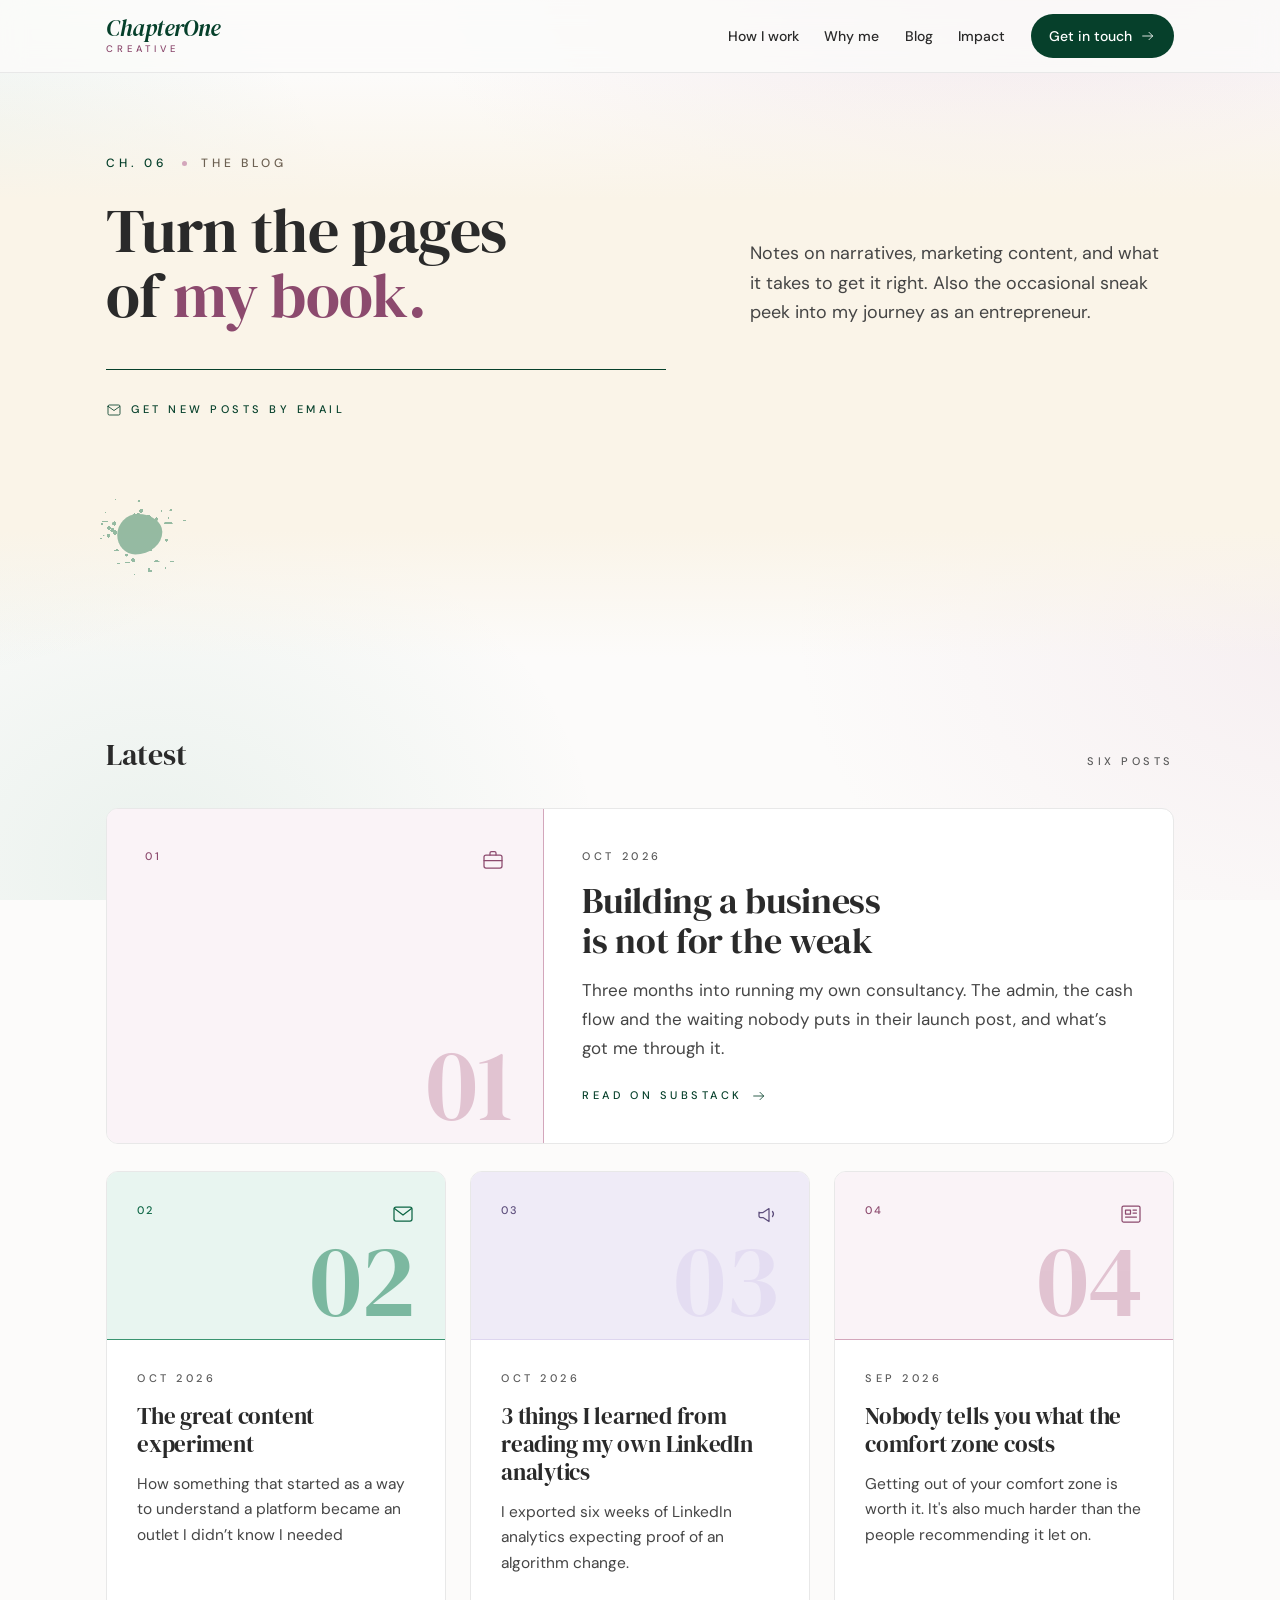
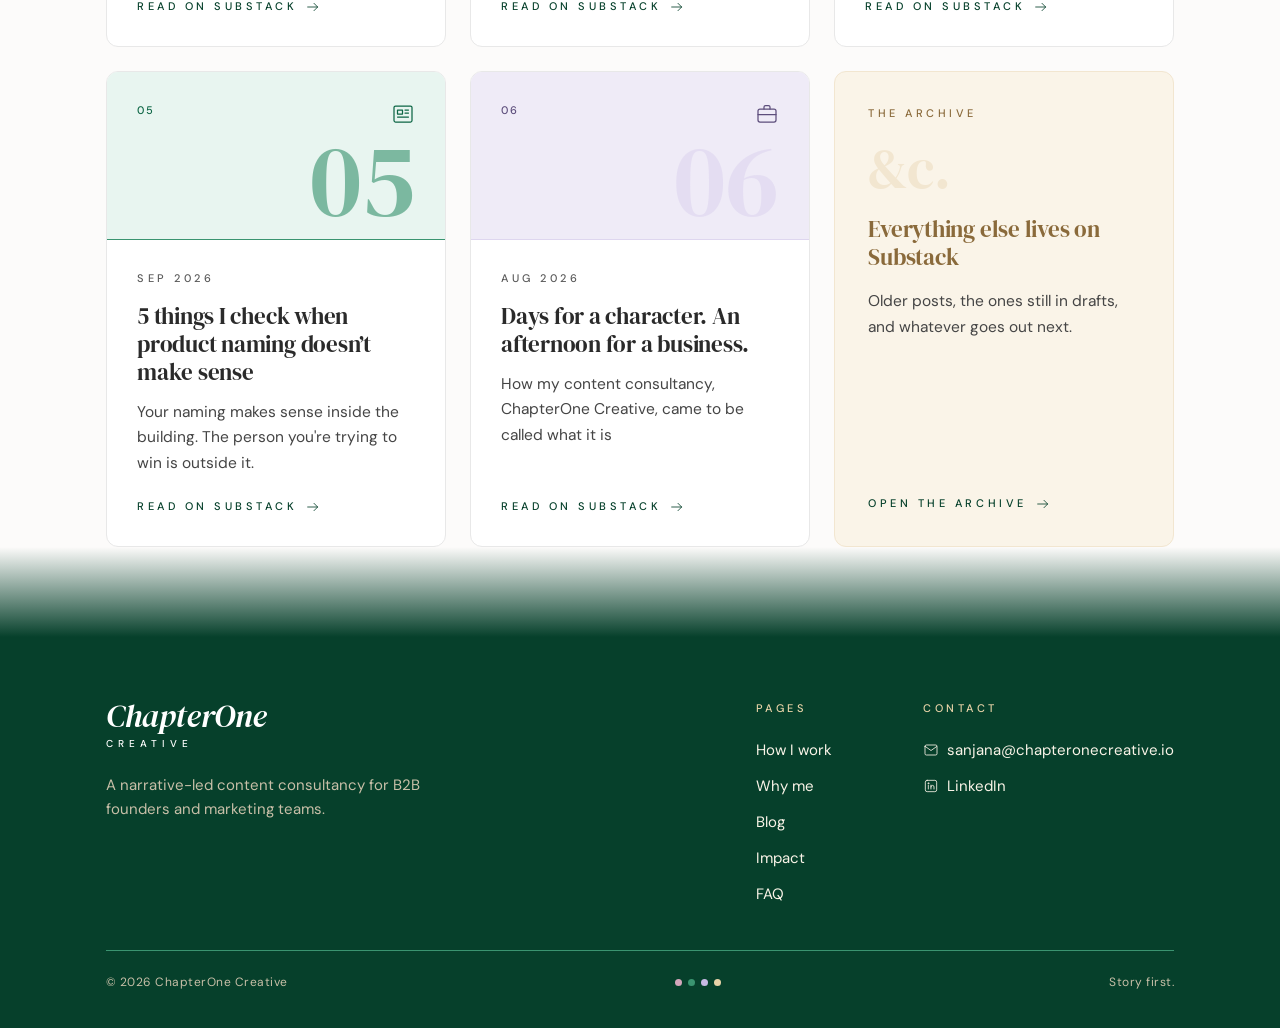
<file: blog/index.html>
<!doctype html>
<html lang="en">
<head>
<meta charset="utf-8">
<meta name="viewport" content="width=device-width, initial-scale=1">
<!-- Google tag (gtag.js) -->
<script async src="https://www.googletagmanager.com/gtag/js?id=G-RF453Z4KHY"></script>
<script>
  window.dataLayer = window.dataLayer || [];
  function gtag(){dataLayer.push(arguments);}
  gtag('js', new Date());
  gtag('config', 'G-RF453Z4KHY');
</script>
<title>Blog — ChapterOne Creative</title>
<meta name="description" content="Notes on narrative, pricing your own work, and what content is for now that anyone can produce it — from ChapterOne Creative. Read the latest and subscribe.">
<link rel="canonical" href="https://chapteronecreative.io/blog/">
<meta name="robots" content="index, follow">
<meta name="author" content="Sanjana Balaraman">
<meta name="theme-color" content="#06402B">

<!-- Open Graph -->
<meta property="og:type" content="website">
<meta property="og:site_name" content="ChapterOne Creative">
<meta property="og:title" content="Blog — ChapterOne Creative">
<meta property="og:description" content="Notes on narrative, pricing your own work, and what content is for now that anyone can produce it.">
<meta property="og:url" content="https://chapteronecreative.io/blog/">
<meta property="og:image" content="https://chapteronecreative.io/assets/social-share.png?v=2">
<meta property="og:image:width" content="1200">
<meta property="og:image:height" content="630">
<meta property="og:image:alt" content="ChapterOne Creative — Narrative-Led Content Consultancy">

<!-- Twitter / X -->
<meta name="twitter:card" content="summary_large_image">
<meta name="twitter:title" content="Blog — ChapterOne Creative">
<meta name="twitter:description" content="Notes on narrative, pricing your own work, and what content is for now that anyone can produce it.">
<meta name="twitter:image" content="https://chapteronecreative.io/assets/social-share.png?v=2">

<link rel="icon" href="/assets/favicon.svg" type="image/svg+xml">

<link rel="preconnect" href="https://fonts.googleapis.com">
<link rel="preconnect" href="https://fonts.gstatic.com" crossorigin>
<link href="https://fonts.googleapis.com/css2?family=DM+Mono:wght@400;500&family=DM+Sans:opsz,wght@9..40,400;9..40,500;9..40,600&family=DM+Serif+Display:ital@0;1&display=swap" rel="stylesheet">

<link rel="stylesheet" href="../ds/colors_and_type.css">
<link rel="stylesheet" href="../ds/atmosphere.css">
<link rel="stylesheet" href="../styles.css?v=10">
<link rel="stylesheet" href="blog.css?v=3">
</head>
<body class="ds-paper-wash">

<!--NAV:START-->
<nav>
<div class="nav-inner">
<a class="wordmark" href="/#hero"><span class="top">ChapterOne</span><span class="bot">CREATIVE</span></a>
<div class="nav-links">
<a href="/#what-i-do">How I work</a>
<a href="/#why-me">Why me</a>
<a href="/blog/">Blog</a>
<a href="/#changes">Impact</a>
<a href="mailto:sanjana@chapteronecreative.io?subject=Starting%20a%20conversation" class="nav-cta">Get in touch<span class="icon i-16"><svg xmlns="http://www.w3.org/2000/svg" viewBox="0 0 24 24" width="24" height="24"><g fill="none" stroke="currentColor" stroke-width="1.25" stroke-linecap="round" stroke-linejoin="round"><path d="M4 12h15"></path><path d="m13.5 6.5 5.5 5.5-5.5 5.5"></path></g></svg></span></a>
</div>
</div>
</nav>
<!--NAV:END-->

<section id="blog-head" class="band band--sand" data-screen-label="Ch. 06 The blog">
<div class="splat sm hide-sm" style="bottom:30px; left:3%;"><span class="core"></span></div>
<div class="wrap">
<div class="bh-grid">
<div class="bh-head">
<div class="chapter on-sand reveal"><span class="no">Ch. 06</span><span class="dot"></span><span class="label">The blog</span></div>
<h1 class="bh-title reveal d1">Turn the pages of <span class="c-rose">my book.</span></h1>
</div>
<p class="bh-sub reveal d2">Notes on narratives, marketing content, and what it takes to get it right. Also the occasional sneak peek into my journey as an entrepreneur.</p>
</div>

<div class="sub-form reveal d2">
<p class="sub-label"><span class="icon i-16"><svg xmlns="http://www.w3.org/2000/svg" viewBox="0 0 24 24" width="24" height="24"><g fill="none" stroke="currentColor" stroke-width="1.25" stroke-linecap="round" stroke-linejoin="round"><path d="M3 6.5a2 2 0 0 1 2-2h14a2 2 0 0 1 2 2v11a2 2 0 0 1-2 2H5a2 2 0 0 1-2-2v-11Z"></path><path d="m3.5 6.8 8.5 6 8.5-6"></path></g></svg></span>Get new posts by email</p>
<div class="sub-embed">
<iframe src="https://chapteronecreative.substack.com/embed?transparent=1" title="Subscribe to ChapterOne Creative on Substack" frameborder="0" scrolling="no"></iframe>
</div>
</div>
</div>
</section>

<section id="posts" data-screen-label="Blog posts">
<div class="wrap">
<div class="posts-head">
<h2 class="serif reveal">Latest</h2>
<span class="posts-count reveal"><!--COUNT:START-->Six posts<!--COUNT:END--></span>
</div>

<!--POSTS:START-->
<a class="post post--feature post--mauve reveal" href="https://chapteronecreative.substack.com/p/building-a-business-is-not-for-the" target="_blank" rel="noopener">
<div class="cover">
<div class="cover-top"><span class="cover-no">01</span><span class="icon"><svg xmlns="http://www.w3.org/2000/svg" viewBox="0 0 24 24" width="24" height="24"><g fill="none" stroke="currentColor" stroke-width="1.25" stroke-linecap="round" stroke-linejoin="round"><rect x="3" y="7" width="18" height="13" rx="2"></rect><path d="M9 7V5a1.5 1.5 0 0 1 1.5-1.5h3A1.5 1.5 0 0 1 15 5v2"></path><path d="M3 12.5h18"></path></g></svg></span></div>
<span class="cover-ghost" aria-hidden="true">01</span>
</div>
<div class="post-body">
<div class="post-meta"><span>Oct 2026</span></div>
<h3>Building a business is not for the weak</h3>
<p>Three months into running my own consultancy. The admin, the cash flow and the waiting nobody puts in their launch post, and what’s got me through it.</p>
<span class="post-foot">Read on Substack<span class="icon i-16"><svg xmlns="http://www.w3.org/2000/svg" viewBox="0 0 24 24" width="24" height="24"><g fill="none" stroke="currentColor" stroke-width="1.25" stroke-linecap="round" stroke-linejoin="round"><path d="M4 12h15"></path><path d="m13.5 6.5 5.5 5.5-5.5 5.5"></path></g></svg></span></span>
</div>
</a>

<div class="post-grid">
<a class="post post--green reveal" href="https://chapteronecreative.substack.com/p/the-great-content-experiment" target="_blank" rel="noopener">
<div class="cover">
<div class="cover-top"><span class="cover-no">02</span><span class="icon"><svg xmlns="http://www.w3.org/2000/svg" viewBox="0 0 24 24" width="24" height="24"><g fill="none" stroke="currentColor" stroke-width="1.25" stroke-linecap="round" stroke-linejoin="round"><rect x="3" y="5" width="18" height="14" rx="2"></rect><path d="m3.5 6.5 8.5 6.5 8.5-6.5"></path></g></svg></span></div>
<span class="cover-ghost" aria-hidden="true">02</span>
</div>
<div class="post-body">
<div class="post-meta"><span>Oct 2026</span></div>
<h3>The great content experiment</h3>
<p>How something that started as a way to understand a platform became an outlet I didn’t know I needed</p>
<span class="post-foot">Read on Substack<span class="icon i-16"><svg xmlns="http://www.w3.org/2000/svg" viewBox="0 0 24 24" width="24" height="24"><g fill="none" stroke="currentColor" stroke-width="1.25" stroke-linecap="round" stroke-linejoin="round"><path d="M4 12h15"></path><path d="m13.5 6.5 5.5 5.5-5.5 5.5"></path></g></svg></span></span>
</div>
</a>

<a class="post post--lavender reveal" href="https://chapteronecreative.substack.com/p/3-things-i-learned-from-reading-my" target="_blank" rel="noopener">
<div class="cover">
<div class="cover-top"><span class="cover-no">03</span><span class="icon"><svg xmlns="http://www.w3.org/2000/svg" viewBox="0 0 24 24" width="24" height="24"><g fill="none" stroke="currentColor" stroke-width="1.25" stroke-linecap="round" stroke-linejoin="round"><path d="M4 10v4a1.5 1.5 0 0 0 1.5 1.5H8l6 4V6.5l-6 4H5.5A1.5 1.5 0 0 0 4 12Z"></path><path d="M17.5 9.5a4 4 0 0 1 0 5"></path></g></svg></span></div>
<span class="cover-ghost" aria-hidden="true">03</span>
</div>
<div class="post-body">
<div class="post-meta"><span>Oct 2026</span></div>
<h3>3 things I learned from reading my own LinkedIn analytics</h3>
<p>I exported six weeks of LinkedIn analytics expecting proof of an algorithm change.</p>
<span class="post-foot">Read on Substack<span class="icon i-16"><svg xmlns="http://www.w3.org/2000/svg" viewBox="0 0 24 24" width="24" height="24"><g fill="none" stroke="currentColor" stroke-width="1.25" stroke-linecap="round" stroke-linejoin="round"><path d="M4 12h15"></path><path d="m13.5 6.5 5.5 5.5-5.5 5.5"></path></g></svg></span></span>
</div>
</a>

<a class="post post--mauve reveal" href="https://chapteronecreative.substack.com/p/nobody-tells-you-what-the-comfort" target="_blank" rel="noopener">
<div class="cover">
<div class="cover-top"><span class="cover-no">04</span><span class="icon"><svg xmlns="http://www.w3.org/2000/svg" viewBox="0 0 24 24" width="24" height="24"><g fill="none" stroke="currentColor" stroke-width="1.25" stroke-linecap="round" stroke-linejoin="round"><rect x="3" y="4" width="18" height="16" rx="1.5"></rect><path d="M6.5 8h5v4h-5z"></path><path d="M14 8h3.5M14 11h3.5M6.5 15h11"></path></g></svg></span></div>
<span class="cover-ghost" aria-hidden="true">04</span>
</div>
<div class="post-body">
<div class="post-meta"><span>Sep 2026</span></div>
<h3>Nobody tells you what the comfort zone costs</h3>
<p>Getting out of your comfort zone is worth it. It's also much harder than the people recommending it let on.</p>
<span class="post-foot">Read on Substack<span class="icon i-16"><svg xmlns="http://www.w3.org/2000/svg" viewBox="0 0 24 24" width="24" height="24"><g fill="none" stroke="currentColor" stroke-width="1.25" stroke-linecap="round" stroke-linejoin="round"><path d="M4 12h15"></path><path d="m13.5 6.5 5.5 5.5-5.5 5.5"></path></g></svg></span></span>
</div>
</a>

<a class="post post--green reveal" href="https://chapteronecreative.substack.com/p/5-things-i-check-when-product-naming" target="_blank" rel="noopener">
<div class="cover">
<div class="cover-top"><span class="cover-no">05</span><span class="icon"><svg xmlns="http://www.w3.org/2000/svg" viewBox="0 0 24 24" width="24" height="24"><g fill="none" stroke="currentColor" stroke-width="1.25" stroke-linecap="round" stroke-linejoin="round"><rect x="3" y="4" width="18" height="16" rx="1.5"></rect><path d="M6.5 8h5v4h-5z"></path><path d="M14 8h3.5M14 11h3.5M6.5 15h11"></path></g></svg></span></div>
<span class="cover-ghost" aria-hidden="true">05</span>
</div>
<div class="post-body">
<div class="post-meta"><span>Sep 2026</span></div>
<h3>5 things I check when product naming doesn’t make sense</h3>
<p>Your naming makes sense inside the building. The person you're trying to win is outside it.</p>
<span class="post-foot">Read on Substack<span class="icon i-16"><svg xmlns="http://www.w3.org/2000/svg" viewBox="0 0 24 24" width="24" height="24"><g fill="none" stroke="currentColor" stroke-width="1.25" stroke-linecap="round" stroke-linejoin="round"><path d="M4 12h15"></path><path d="m13.5 6.5 5.5 5.5-5.5 5.5"></path></g></svg></span></span>
</div>
</a>

<a class="post post--lavender reveal" href="https://chapteronecreative.substack.com/p/days-for-a-character-an-afternoon" target="_blank" rel="noopener">
<div class="cover">
<div class="cover-top"><span class="cover-no">06</span><span class="icon"><svg xmlns="http://www.w3.org/2000/svg" viewBox="0 0 24 24" width="24" height="24"><g fill="none" stroke="currentColor" stroke-width="1.25" stroke-linecap="round" stroke-linejoin="round"><rect x="3" y="7" width="18" height="13" rx="2"></rect><path d="M9 7V5a1.5 1.5 0 0 1 1.5-1.5h3A1.5 1.5 0 0 1 15 5v2"></path><path d="M3 12.5h18"></path></g></svg></span></div>
<span class="cover-ghost" aria-hidden="true">06</span>
</div>
<div class="post-body">
<div class="post-meta"><span>Aug 2026</span></div>
<h3>Days for a character. An afternoon for a business.</h3>
<p>How my content consultancy, ChapterOne Creative, came to be called what it is</p>
<span class="post-foot">Read on Substack<span class="icon i-16"><svg xmlns="http://www.w3.org/2000/svg" viewBox="0 0 24 24" width="24" height="24"><g fill="none" stroke="currentColor" stroke-width="1.25" stroke-linecap="round" stroke-linejoin="round"><path d="M4 12h15"></path><path d="m13.5 6.5 5.5 5.5-5.5 5.5"></path></g></svg></span></span>
</div>
</a>

<a class="post post--more post--sand reveal" href="https://chapteronecreative.substack.com/" target="_blank" rel="noopener">
<div class="post-body">
<div class="post-meta"><span class="post-tag">The archive</span></div>
<span class="more-mark" aria-hidden="true">&amp;c.</span>
<h3>Everything else lives on Substack</h3>
<p>Older posts, the ones still in drafts, and whatever goes out next.</p>
<span class="post-foot">Open the archive<span class="icon i-16"><svg xmlns="http://www.w3.org/2000/svg" viewBox="0 0 24 24" width="24" height="24"><g fill="none" stroke="currentColor" stroke-width="1.25" stroke-linecap="round" stroke-linejoin="round"><path d="M4 12h15"></path><path d="m13.5 6.5 5.5 5.5-5.5 5.5"></path></g></svg></span></span>
</div>
</a>
</div>
<!--POSTS:END-->
</div>
</section>

<!--FOOTER:START-->
<footer>
<div class="footer-inner">
<div class="footer-top">
<div>
<a class="wordmark" href="/#hero"><span class="top">ChapterOne</span><span class="bot">CREATIVE</span></a>
<p class="footer-tag">A narrative-led content consultancy for B2B founders and marketing teams.</p>
</div>
<div class="footer-cols">
<div class="footer-col">
<h4>Pages</h4>
<a href="/#what-i-do">How I work</a>
<a href="/#why-me">Why me</a>
<a href="/blog/">Blog</a>
<a href="/#changes">Impact</a>
<a href="/#faq">FAQ</a>
</div>
<div class="footer-col">
<h4>Contact</h4>
<a href="mailto:sanjana@chapteronecreative.io"><span class="icon i-16"><svg xmlns="http://www.w3.org/2000/svg" viewBox="0 0 24 24" width="24" height="24"><g fill="none" stroke="currentColor" stroke-width="1.25" stroke-linecap="round" stroke-linejoin="round"><path d="M3 6.5a2 2 0 0 1 2-2h14a2 2 0 0 1 2 2v11a2 2 0 0 1-2 2H5a2 2 0 0 1-2-2v-11Z"></path><path d="m3.5 6.8 8.5 6 8.5-6"></path></g></svg></span>sanjana@chapteronecreative.io</a>
<a href="https://www.linkedin.com/in/sanjana-balaraman/" target="_blank" rel="noopener"><span class="icon i-16"><svg xmlns="http://www.w3.org/2000/svg" viewBox="0 0 24 24" width="24" height="24"><g fill="none" stroke="currentColor" stroke-width="1.25" stroke-linecap="round" stroke-linejoin="round"><rect x="3.5" y="3.5" width="17" height="17" rx="2.75"></rect><path d="M8 10.75v5.75"></path><circle cx="8" cy="7.9" r="0.75"></circle><path d="M11.9 16.5v-5.75"></path><path d="M11.9 13.4a2.3 2.3 0 0 1 4.6 0v3.1"></path></g></svg></span>LinkedIn</a>
</div>
</div>
</div>
<div class="footer-bottom">
<span>&copy; 2026 ChapterOne Creative</span>
<span class="ink-spots" aria-hidden="true"><span style="background:#D3A6BB"></span><span style="background:#3A9470"></span><span style="background:#C7BAE4"></span><span style="background:#E8D3A8"></span></span>
<span>Story first.</span>
</div>
</div>
</footer>
<!--FOOTER:END-->

<script>
(function(){
var items=Array.prototype.slice.call(document.querySelectorAll('.reveal'));
var reduce=window.matchMedia&&window.matchMedia('(prefers-reduced-motion: reduce)').matches;
function show(el){el.classList.add('in')}
if(reduce||!('IntersectionObserver' in window)){items.forEach(show);return}
function revealInView(){var vh=window.innerHeight||document.documentElement.clientHeight;items.forEach(function(el){if(el.classList.contains('in'))return;if(el.getBoundingClientRect().top<vh*0.92)show(el)})}
revealInView();
var io=new IntersectionObserver(function(e){e.forEach(function(x){if(x.isIntersecting){show(x.target);io.unobserve(x.target)}})},{rootMargin:'0px 0px -8% 0px',threshold:0.12});
items.forEach(function(el){if(!el.classList.contains('in'))io.observe(el)});
window.addEventListener('load',revealInView);
setTimeout(function(){items.forEach(show)},1600);
})();
</script>
</body>
</html>
</file>
<file: ds/colors_and_type.css>
/* ============================================================
   ChapterOne Creative — Design Tokens
   Colors, type, spacing, radii, shadows, and semantic styles.
   Drop into any page with:
     <link rel="stylesheet" href="colors_and_type.css">
   Fonts (DM Sans, DM Serif Display) are loaded via the Google Fonts <link> in index.html.
   ============================================================ */

/* v1.1 Atmosphere amendment — paper wash + ink-mark tokens/classes.
   Kept as a separate file so consumers can link it after this one;
   imported here so its tokens are part of the canonical system. */
@import url('atmosphere.css');

/* -------- Webfonts (local) --------
   DM Sans loaded as static weights (more reliable than variable
   font across rendering contexts). DM Serif Display ships with both
   Regular and Italic — the wordmark uses the italic. */



:root {
  /* -------- Brand colors -------- */
  --mauve:     #D3A6BB;   /* primary — hero, feature panels */
  --forest:    #06402B;   /* secondary — anchor, CTA, nav  */
  --white:     #FFFFFF;   /* structure — separates, breathes */
  --deep-rose: #8C4A6E;   /* accent — headings on light */
  --mid-green: #3A9470;   /* accent — details on dark   */

  /* -------- Mauve tints (1 darkest → 6 lightest) -------- */
  --m-1: #8C4A6E;
  --m-2: #B07090;
  --m-3: #D3A6BB;
  --m-4: #E5C8D5;
  --m-5: #F2E2EA;
  --m-6: #FAF3F7;

  /* -------- Green tints (1 darkest → 6 lightest) -------- */
  --g-1: #06402B;
  --g-2: #0D6645;
  --g-3: #3A9470;
  --g-4: #7DC3A8;
  --g-5: #B8E0D3;
  --g-6: #E8F5F0;

  /* ============================================================
     TINT FAMILIES — the four-family model.

     Surfaces (what a whole page/slide/band is made of) are three
     and only three: white, dusty mauve, forest green.
     Tint families (what a CARD sitting on a surface is made of)
     are four. Mauve + green are brand colors; sand + lavender are
     DOCUMENT colors only — they never take a hero, never become a
     surface, never appear in chrome. Four families is the ceiling.

     Each family has four steps:
       fill   — the card
       rule   — hairlines and dividers inside it
       ink    — headings and labels on it
       signal — the one step light enough to read on forest green
                (and ONLY usable there — see --*-signal notes)
     ============================================================ */

  /* Mauve family */
  --mauve-fill:   #FAF3F7;
  --mauve-rule:   #D3A6BB;
  --mauve-ink:    #8C4A6E;
  --mauve-signal: #D3A6BB;

  /* Green family */
  --green-fill:   #E8F5F0;
  --green-rule:   #3A9470;
  --green-ink:    #0D6645;
  --green-signal: #3A9470;

  /* Lavender family — dusty mauve's cool sibling. Document color.
     Lavender cards live on WHITE or FOREST, never on a mauve surface. */
  --lavender-fill:   #EFEBF7;
  --lavender-rule:   #DED6EF;
  --lavender-ink:    #5D4E7C;
  --lavender-signal: #C7BAE4;

  /* Sand family — a desaturated warm, reads as paper. Document color.
     Sand does NOT rotate: it is reserved for the one element that is
     different (pull-quote, testimonial, aside, editor's note). */
  --sand-fill:   #FAF4E8;
  --sand-rule:   #F2E6D0;
  --sand-ink:    #8A6A3B;
  --sand-signal: #E8D3A8;

  /* -------- Foreground (text) -------- */
  --ink-body: #2A2A2A;  /* canonical body ink — clears 12:1 on every tint */
  --fg-1: #2A2A2A;   /* primary text on light (= --ink-body) */
  --fg-2: #5a5a5a;   /* secondary text / lede */
  --fg-3: #9a9a9a;   /* tertiary / captions / eyebrows */
  --fg-inverse: #FFFFFF;

  /* -------- Background / surface -------- */
  --bg-paper:   #FCFBFA;
  --bg-surface: #FFFFFF;
  --bg-mauve:   #D3A6BB;
  --bg-forest:  #06402B;
  --bg-tint:    #FAF3F7;  /* mauve-6, the warmest neutral */

  /* Soft surfaces. Promoted from card-fill-only to full surfaces so the
     brand has steps between white and its two saturated grounds — mauve
     and forest alone were reading harsh. These are page and band grounds;
     the saturated pair still leads and anchors. */
  --bg-sand:     #FAF4E8;
  --bg-lavender: #EFEBF7;

  /* -------- Hairlines & borders -------- */
  --line:       #e8e8e8;
  --line-soft:  #f2f2f2;
  --line-ink:   #06402B;   /* hairline on light */
  --line-mauve: #3A9470;   /* hairline on dark (mid-green) */

  /* -------- Text on a dark ground --------
     Measured, not chosen by feel:
       white      11.8:1   ✓ headings, wordmark
       sand       10.8:1   ✓ body — the default
       mauve       5.6:1   passes, but half of sand and the pink/green
                           hue clash reads muddier than the number
       mid green   3.2:1   ✗ FAILS body text — hairlines and details only
     So on forest: body is sand, headings are white. Mauve is not a
     text colour on dark, and mid green never is. */
  --on-dark-heading: #FFFFFF;
  --on-dark-body:    #FAF4E8;   /* sand — 10.8:1 */
  --on-dark-muted:   #C8BFA8;   /* 6.5:1 — captions, meta */
  --on-dark-rule:    #3A9470;   /* mid green — hairlines ONLY, never type */

  /* -------- Text on the mauve surface --------
     deep rose on mauve is 2.99:1 and FAILS. Ink and forest are the
     only two that clear AA, so mauve grounds take dark type. */
  --on-mauve-heading: #06402B;  /* forest — 5.6:1 */
  --on-mauve-body:    #2A2A2A;  /* ink — 6.8:1 */

  /* -------- Disabled / inactive --------
     Deliberately OUTSIDE the brand palette. Sand in particular is close
     to the conventional styling for muted and disabled UI, and a sand
     pull-quote three sections below a sand-looking inactive control
     teaches the reader the wrong thing. So disabled states are grey,
     and they are explicit values — never a brand fill at reduced
     opacity, which composites fill and label together and lands on a
     tinted-looking wash with unreadable contrast. */
  --disabled-fill: #EDEDED;
  --disabled-ink:  #666666;   /* 4.8:1 on --disabled-fill */
  --disabled-line: #DCDCDC;

  /* ============================================================
     SYSTEM STATES

     There is NO warning state. A form needs to say "this field is
     wrong" and "the message sent"; it does not need a third, softer
     "be careful" state — and that third state is the only one sand
     collides with. If something needs hedging, the copy hedges.

     System messaging is NEVER a filled panel. An error or a
     confirmation is a line of type with an icon, sitting under the
     field it belongs to, on whatever surface is already there.
     That is what keeps sand's single meaning intact: "aside" is a
     card, "system state" is not.
     ============================================================ */
  --state-error:   #9E2F2F;  /* utility red — deliberately NOT a brand color */
  --state-success: #0D6645;  /* deep green */

  /* Legacy aliases (--warn intentionally absent: no warning state) */
  --ok:     #0D6645;
  --danger: #9E2F2F;

  /* -------- Typography stacks -------- */
  --font-serif: 'DM Serif Display', 'Hoefler Text', Georgia, 'Times New Roman', serif;
  --font-sans:  'DM Sans', system-ui, -apple-system, 'Segoe UI', Roboto, sans-serif;
  --font-mono:  ui-monospace, 'SF Mono', Menlo, Consolas, monospace;

  /* -------- Type scale --------
     Aligned to the brand spec's stated scale. These are SCREEN sizes
     (px), governing web pages and documents — decks are specced in
     inches relative to slide width, and social composes at ~1080px
     on the short edge and designs to the ratio. Neither takes its
     sizing from here.

     Spec:  Display 42 · H1 32 · H2 24 · H3 19 · Body 15 · Caption 12
     --fs-h4 / --fs-lede / --fs-small are system extras filling the
     gaps the six-step spec leaves. */
  --fs-display: 42px;
  --fs-h1:      32px;
  --fs-h2:      24px;
  --fs-h3:      19px;
  --fs-h4:      17px;
  --fs-lede:    17px;
  --fs-body:    15px;
  --fs-small:   13px;
  --fs-caption: 12px;
  --fs-eyebrow: 12px;

  --lh-tight:  1.05; /* @kind other */
  --lh-snug:   1.2;  /* @kind other */
  --lh-normal: 1.55; /* @kind other */
  --lh-loose:  1.7;  /* @kind other */

  --tracking-eyebrow: 0.32em;   /* ~4px at 12px */
  --tracking-wordmark: 0.42em;  /* 6px at 14px */
  --tracking-tight:    -0.02em;

  /* -------- Spacing (8px rhythm) -------- */
  --space-1: 8px;
  --space-2: 16px;
  --space-3: 24px;
  --space-4: 40px;
  --space-5: 64px;
  --space-6: 96px;
  --space-7: 128px;

  /* -------- Radii -------- */
  --radius-xs: 4px;     /* chips, tags                */
  --radius-sm: 6px;     /* small controls             */
  --radius-md: 10px;    /* default cards, inputs      */
  --radius-lg: 12px;    /* feature cards, panels      */
  --radius-xl: 14px;    /* callouts                   */
  --radius-pill: 999px;

  /* -------- Shadows (used sparingly — hairlines preferred) -------- */
  --shadow-1: 0 1px 2px rgba(6, 64, 43, 0.04);
  --shadow-2: 0 2px 8px rgba(6, 64, 43, 0.06), 0 1px 2px rgba(6, 64, 43, 0.04);
  --shadow-3: 0 8px 24px rgba(6, 64, 43, 0.08), 0 2px 6px rgba(6, 64, 43, 0.04);

  /* -------- Grid / layout -------- */
  --grid-max:    1180px;
  --grid-gutter: 24px;
  --grid-cols:   12; /* @kind other */

  /* -------- Motion -------- */
  --ease-out:   cubic-bezier(0.2, 0.7, 0.2, 1); /* @kind other */
  --ease-in-out: cubic-bezier(0.6, 0.05, 0.2, 1); /* @kind other */
  --dur-fast:   140ms; /* @kind other */
  --dur-base:   220ms; /* @kind other */
  --dur-slow:   360ms; /* @kind other */
}

/* ============================================================
   Base resets and typographic defaults
   ============================================================ */

* { box-sizing: border-box; }
html, body { margin: 0; padding: 0; }

body {
  font-family: var(--font-sans);
  font-size: var(--fs-body);
  line-height: var(--lh-normal);
  color: var(--fg-1);
  background: var(--bg-paper);
  -webkit-font-smoothing: antialiased;
  text-rendering: optimizeLegibility;
}

/* ============================================================
   Semantic typography classes
   Use these directly: <h1 class="ds-h1">…</h1>
   ============================================================ */

.ds-display {
  font-family: var(--font-serif);
  font-style: normal;       /* italic is reserved for the wordmark */
  font-size: var(--fs-display);
  line-height: var(--lh-tight);
  letter-spacing: var(--tracking-tight);
  color: var(--fg-1);
  margin: 0;
}

.ds-h1 {
  font-family: var(--font-serif);
  font-style: normal;
  font-size: var(--fs-h1);
  line-height: 1.1;
  letter-spacing: -0.01em;
  color: var(--fg-1);
  margin: 0;
}

.ds-h2 {
  font-family: var(--font-serif);
  font-style: normal;
  font-size: var(--fs-h2);
  line-height: var(--lh-snug);
  color: var(--fg-1);
  margin: 0;
}

.ds-h3 {
  font-family: var(--font-serif);
  font-style: normal;
  font-size: var(--fs-h3);
  line-height: 1.3;
  color: var(--fg-1);
  margin: 0;
  font-weight: 400;
}

.ds-h4 {
  font-family: var(--font-serif);
  font-style: normal;
  font-size: var(--fs-h4);
  line-height: 1.35;
  color: var(--fg-1);
  margin: 0;
  font-weight: 400;
}

.ds-lede {
  font-family: var(--font-sans);
  font-size: var(--fs-lede);
  line-height: 1.6;
  color: var(--fg-2);
  max-width: 65ch;
  margin: 0;
}

.ds-body {
  font-family: var(--font-sans);
  font-size: var(--fs-body);
  line-height: var(--lh-normal);
  color: var(--fg-1);
}

.ds-small  { font-size: var(--fs-small);  color: var(--fg-2); }
.ds-caption{ font-size: var(--fs-caption);color: var(--fg-3); }
.ds-mono   { font-family: var(--font-mono); font-size: var(--fs-caption); color: var(--fg-1); }

.ds-eyebrow {
  font-family: var(--font-sans);
  font-size: var(--fs-eyebrow);
  font-weight: 500;
  letter-spacing: var(--tracking-eyebrow);
  text-transform: uppercase;
  color: var(--fg-2);
  margin: 0;
}

.ds-wordmark {
  display: inline-block;
  line-height: 1;
}
.ds-wordmark .top {
  font-family: var(--font-serif);
  font-style: italic;           /* italic only here, by rule */
  font-size: 64px;
  color: var(--forest);
  letter-spacing: -0.5px;
  display: block;
}
.ds-wordmark .bot {
  display: block;
  margin-top: 8px;
  margin-left: 4px;
  font-family: var(--font-sans);
  font-size: 14px;
  font-weight: 500;
  letter-spacing: var(--tracking-wordmark);
  color: var(--deep-rose);
}

/* On-dark variants */
.on-forest { background: var(--bg-forest); color: var(--white); }
.on-forest .ds-eyebrow { color: var(--mid-green); }
.on-forest .ds-h1,
.on-forest .ds-h2,
.on-forest .ds-h3 { color: var(--mauve); }
.on-forest .ds-lede,
.on-forest .ds-body { color: rgba(255,255,255,0.82); }

/* ============================================================
   Reusable primitives
   ============================================================ */

.ds-rule { height: 1px; background: var(--line); border: 0; }
.ds-rule--ink { background: var(--forest); }
.ds-rule--soft { background: var(--line-soft); }

.ds-card {
  background: var(--bg-surface);
  border: 1px solid var(--line);
  border-radius: var(--radius-lg);
}

.ds-card--quiet {
  background: var(--bg-tint);
  border: 1px solid var(--m-5);
  border-radius: var(--radius-lg);
}

/* Buttons */
/* ============================================================
   CARDS ON A SOFT GROUND

   A soft ground (sand or lavender) and a card fill from the SAME
   family cancel each other out. Sand as a ground means "a quiet
   section"; sand as a fill means "this one is different." Once a
   reader has seen it as background they stop reading it as an aside,
   and the card loses its edge as well as its meaning.

   So the ground's own family sits out:
     Pages  \u2014 cards on a soft ground are white (.ds-soft-ground).
     Decks  \u2014 the ground's family drops out of the rotation, and the
              other soft family takes its slot. A lavender slide
              rotates mauve \u2192 green \u2192 sand; a sand slide rotates
              mauve \u2192 green \u2192 lavender.
   ============================================================ */
/* ============================================================
   TEXT ON A COLOURED GROUND

   Two grounds carry type, and each has exactly one right answer.

   On forest green — body is SAND, headings are WHITE.
   Mauve clears AA at 5.6:1 but sand is 10.8:1 and white is 11.8:1,
   and pink on green reads muddier than its ratio suggests. Mid green
   is 3.2:1: hairlines and details only, never type.

   On mauve — type is FOREST or INK.
   Deep rose on mauve is 2.99:1 and fails outright, even though rose
   is the accent ink everywhere else. On the mauve TINT (#FAF3F7) rose
   is 5.9:1 and correct — the tint and the surface are not the same
   colour and do not take the same ink.
   ============================================================ */
.ds-on-dark{color:var(--on-dark-body)}
.ds-on-dark h1,.ds-on-dark h2,.ds-on-dark h3,.ds-on-dark .ds-display,
.ds-on-dark .ds-h1,.ds-on-dark .ds-h2,.ds-on-dark .ds-h3{color:var(--on-dark-heading)}
.ds-on-dark .ds-caption,.ds-on-dark .ds-small{color:var(--on-dark-muted)}
.ds-on-dark hr,.ds-on-dark .ds-rule{border-color:var(--on-dark-rule);background:var(--on-dark-rule)}
.ds-on-dark a{color:var(--on-dark-heading);text-decoration:underline}
.ds-on-dark a:hover{color:var(--on-dark-body)}

.ds-on-mauve{color:var(--on-mauve-body)}
.ds-on-mauve h1,.ds-on-mauve h2,.ds-on-mauve h3,.ds-on-mauve .ds-display,
.ds-on-mauve .ds-h1,.ds-on-mauve .ds-h2,.ds-on-mauve .ds-h3{color:var(--on-mauve-heading)}
.ds-on-mauve a{color:var(--on-mauve-heading)}
.ds-on-mauve a:hover{color:var(--on-mauve-body)}

.ds-soft-ground{background:var(--bg-sand)}
.ds-soft-ground--lavender{background:var(--bg-lavender)}

/* Cards on a soft ground default to white with a hairline borrowed from
   the ground's rule step, so they read as objects without a new hue. */
.ds-soft-ground > .ds-card-tint{background:var(--white);border-color:#EDE4D2}
.ds-soft-ground--lavender > .ds-card-tint{background:var(--white);border-color:var(--lavender-rule)}

/* Same-family card on the same soft ground \u2014 the thing the rule forbids. */
.ds-soft-ground > .ds-card-tint--sand,
.ds-soft-ground--lavender > .ds-card-tint--lavender{background:var(--white)}

.ds-btn {
  display: inline-flex;
  align-items: center;
  gap: var(--space-1);
  font-family: var(--font-sans);
  font-size: 14px;
  font-weight: 500;
  line-height: 1;
  padding: 14px 22px;
  border-radius: var(--radius-pill);
  border: 1px solid transparent;
  cursor: pointer;
  text-decoration: none;
  transition: background var(--dur-fast) var(--ease-out),
              color var(--dur-fast) var(--ease-out),
              border-color var(--dur-fast) var(--ease-out),
              transform var(--dur-fast) var(--ease-out);
}
.ds-btn:active { transform: translateY(1px); }

.ds-btn--primary {
  background: var(--forest);
  color: var(--white);
}
.ds-btn--primary:hover { background: var(--g-2); }

.ds-btn--secondary {
  background: transparent;
  color: var(--forest);
  border-color: var(--forest);
}
.ds-btn--secondary:hover { background: var(--g-6); }

.ds-btn--ghost {
  background: transparent;
  color: var(--forest);
  padding: 14px 4px;
}
.ds-btn--ghost:hover { color: var(--deep-rose); }

/* Form field */
.ds-input {
  font-family: var(--font-sans);
  font-size: 15px;
  color: var(--fg-1);
  background: var(--white);
  border: 1px solid var(--line);
  border-bottom: 1px solid var(--forest); /* hairline accent */
  border-radius: var(--radius-sm);
  padding: 12px 14px;
  width: 100%;
  outline: none;
  transition: border-color var(--dur-fast) var(--ease-out);
}
.ds-input::placeholder { color: var(--fg-3); }
.ds-input:focus { border-color: var(--forest); }

/* Tags / chips */
.ds-tag {
  display: inline-block;
  font-family: var(--font-sans);
  font-size: 11px;
  letter-spacing: 0.18em;
  text-transform: uppercase;
  color: var(--deep-rose);
  border: 1px solid var(--m-4);
  background: var(--m-6);
  border-radius: var(--radius-pill);
  padding: 4px 10px;
}

/* ============================================================
   TINT CARDS — the four families as components.

   Rotation: where three or four parallel elements sit together
   they take mauve → green → lavender, in that order, held by
   POSITION and held across the whole artefact. Sand sits out.

   Rule 9: fill is never the only thing distinguishing two
   elements. The four tints are matched in lightness (sand and
   mauve are 1.00:1), so in greyscale a rotated set is one card
   repeated. Every card in a rotation also needs its own icon,
   label or heading doing the identifying work.
   ============================================================ */
.ds-card-tint{background:var(--mauve-fill);border:1px solid var(--mauve-rule);border-radius:var(--radius-lg);padding:var(--space-3)}
.ds-card-tint .ds-card-ink,.ds-card-tint h1,.ds-card-tint h2,.ds-card-tint h3{color:var(--mauve-ink)}
.ds-card-tint hr,.ds-card-tint .ds-rule{background:var(--mauve-rule);height:1px;border:0}
.ds-card-tint .ds-icon{color:var(--mauve-ink)}

.ds-card-tint--mauve{background:var(--mauve-fill);border-color:var(--mauve-rule)}
.ds-card-tint--mauve .ds-card-ink{color:var(--mauve-ink)}
.ds-card-tint--mauve .ds-icon{color:var(--mauve-ink)}

.ds-card-tint--green{background:var(--green-fill);border-color:var(--green-rule)}
.ds-card-tint--green .ds-card-ink{color:var(--green-ink)}
.ds-card-tint--green .ds-icon{color:var(--green-ink)}

.ds-card-tint--lavender{background:var(--lavender-fill);border-color:var(--lavender-rule)}
.ds-card-tint--lavender .ds-card-ink{color:var(--lavender-ink)}
.ds-card-tint--lavender .ds-icon{color:var(--lavender-ink)}

/* Sand — the aside. Not part of the rotation. */
.ds-card-tint--sand{background:var(--sand-fill);border-color:var(--sand-rule)}
.ds-card-tint--sand .ds-card-ink{color:var(--sand-ink)}
.ds-card-tint--sand .ds-icon{color:var(--sand-ink)}

/* Sand ink is the thin one: 4.6:1. Headings and labels 16px+ only.
   Running copy and anything under ~16px on a sand card takes body ink. */
.ds-card-tint--sand .ds-body,.ds-card-tint--sand .ds-caption,.ds-card-tint--sand p{color:var(--ink-body)}

/* Hover: the FILL NEVER CHANGES. The only darker step in each family
   is the rule step, and using it as a hover fill wrecks ink contrast
   (deep green on mid green drops to 1.9:1). Hover is carried by the
   hairline, the arrowRight icon, or the heading underline — pick one. */
.ds-card-tint--interactive{transition:border-color var(--dur-fast) var(--ease-out),border-width var(--dur-fast) var(--ease-out)}
.ds-card-tint--interactive:hover{border-color:var(--forest)}
.ds-card-tint--interactive:focus-visible{outline:2px solid var(--forest);outline-offset:2px}

/* ============================================================
   LINKS — forest green and underlined, everywhere, regardless of
   the card they sit in. On forest green surfaces, dusty mauve.

   This is the one place the "takes the ink of its card" rule
   deliberately does NOT apply: a link belongs to a class that runs
   across the whole artefact, and four link colors means the reader
   has to learn four before they can tell what is clickable.
   Forest holds ~10.5:1 on all four tints, so there is no cost.
   ============================================================ */
a{color:var(--forest);text-decoration:underline;text-underline-offset:2px;text-decoration-thickness:1px}
a:hover{color:var(--deep-rose);text-decoration-thickness:1.5px}
a:focus-visible{outline:2px solid var(--forest);outline-offset:2px;border-radius:2px}
.on-forest a,.ds-card-tint a.on-forest{color:var(--mauve)}
.on-forest a:hover{color:var(--m-4)}

/* ============================================================
   SIGNAL STEPS — forest green ONLY.

   The fill steps (#EFEBF7, #FAF4E8) are so light they read as white
   on a dark ground; the color disappears. The signal steps survive.
   The mirror of that rule is the one that is easy to miss: a signal
   step on a LIGHT surface is a bug, not a subtle choice
   (#E8D3A8 on white measures 1.47:1). On light surfaces use the
   family's rule step for hairlines and its ink step for marks.

   Surviving a dark ground is NOT the same as carrying type. Measured
   on forest green:

     sand signal     #E8D3A8   8.06:1   ✓ type — eyebrows, markers
     lavender signal #C7BAE4   6.52:1   ✓ type — eyebrows, markers
     mauve signal    #D3A6BB   5.60:1   marks only — legal but muddy
                                        against green; dots and chips
     green signal    #3A9470   3.18:1   ✗ no type — hairlines, borders

   So .ds-signal--sand and --lavender may colour text. Use --mauve for
   small marks and --green for rules only; for body and headings on
   forest reach for .ds-on-dark (white headings, sand body).
   ============================================================ */
.on-forest .ds-signal--mauve{color:var(--mauve-signal)}
.on-forest .ds-signal--green{color:var(--green-signal)}
.on-forest .ds-signal--lavender{color:var(--lavender-signal)}
.on-forest .ds-signal--sand{color:var(--sand-signal)}

/* Mark and rule forms — the safe way to use the two steps that cannot
   carry type: as a filled shape or a hairline, where the contrast
   thresholds for text do not apply. */
.on-forest .ds-mark--mauve{background:var(--mauve-signal)}
.on-forest .ds-mark--green{background:var(--green-signal)}
.on-forest .ds-mark--lavender{background:var(--lavender-signal)}
.on-forest .ds-mark--sand{background:var(--sand-signal)}

/* Ink-spot row — four dots, bottom-left of the forest green footer,
   same position on every page. Closes the loop between deck and site. */
.ds-ink-spots{display:flex;gap:6px;align-items:center}
.ds-ink-spots span{width:7px;height:7px;border-radius:50%;display:block}

/* ============================================================
   SYSTEM STATES — inline type, never a filled panel.
   ============================================================ */
.ds-state{display:flex;gap:8px;align-items:flex-start;font-family:var(--font-sans);font-size:13px;line-height:1.45;margin-top:8px}
.ds-state .ds-icon{flex:none;width:16px;height:16px;margin-top:1px}
.ds-state--error{color:var(--state-error)}
.ds-state--success{color:var(--state-success)}
.ds-input--error{border:2px solid var(--state-error)}

/* Icons take the ink of the card they sit on — so they inherit. */
.ds-icon{display:inline-block;width:24px;height:24px;color:var(--forest)}
.ds-icon svg{width:100%;height:100%;display:block;fill:none;stroke:currentColor;stroke-width:1.25;stroke-linecap:round;stroke-linejoin:round}
</file>
<file: ds/atmosphere.css>
/* ============================================================
   ChapterOne Creative — Atmosphere (v1.1 amendment)
   Paper wash backgrounds + ink-mark elements.

   Drop into any page AFTER colors_and_type.css:
     <link rel="stylesheet" href="colors_and_type.css">
     <link rel="stylesheet" href="atmosphere.css">

   ── Note for maintainers ───────────────────────────────────
   This file intentionally relaxes two v1.0 rules for ONE
   controlled, brand-owned use each:

   • "No gradients. Anywhere."  → superseded by the *paper wash*:
       barely-there tonal washes built from the brand mauve and
       mid-green at very low alpha, used only as the page canvas
       to soften hard section seams. Not for buttons, not for
       type, not for panels.

   • "No illustrations."        → superseded by the *ink mark*:
       a single editorial motif (fountain-pen ink on paper) that
       nods to the literary/“ChapterOne” idea. Decorative only,
       always behind content, never a container or an icon.

   Both are deliberate, sparing, and on-palette. Everything else
   in v1.0 stands — hairlines over blocks, italic only in the
   wordmark, no emoji, etc.
   ============================================================ */

:root {
  /* The canvas wash itself — four soft radial pools that bleed
     across section boundaries. Built from the brand --mauve and
     --mid-green via color-mix, so it always tracks the palette.
     Layer over --bg-paper. */
  --paper-wash:
    radial-gradient(1100px 620px at 82% -4%,  color-mix(in srgb, var(--mauve) 20%, transparent), transparent 58%),
    radial-gradient(900px 760px at -8% 32%,   color-mix(in srgb, var(--mid-green) 11%, transparent), transparent 52%),
    radial-gradient(1000px 720px at 105% 70%, color-mix(in srgb, var(--mauve) 15%, transparent), transparent 55%),
    radial-gradient(820px 680px at 12% 96%,   color-mix(in srgb, var(--mid-green) 9%, transparent), transparent 55%);

  /* Ink-mark pigments. Forest-ink is the default; rose is the
     accent variant (echoes --deep-rose on light). */
  --ink-mark:      #0C6B41; /* @kind color */
  --ink-mark-rose: #A6406A; /* @kind color */
}

/* ── Paper wash ──────────────────────────────────────────────
   Apply to <body> (or a full-page wrapper). Keep content above
   it with position/z-index; the wash must never reduce text
   contrast — it sits behind everything. */
.ds-paper-wash {
  background-color: var(--bg-paper);
  background-image: var(--paper-wash);
  background-attachment: fixed;
}

/* ── Ink mark (splatter) ─────────────────────────────────────
   Decorative fountain-pen splatter: a solid core ringed by
   flung droplets. Place as a sibling of your content, set the
   content above it (position: relative; z-index: 1).

   Rules of use:
     • Margins and whitespace only — never on top of type.
     • Behind content (z-index: 0), pointer-events: none.
     • Vary size (--xs / --sm / default / --lg) and side; avoid a
       regular left-right rhythm. Cluster a couple occasionally.
     • One mark per zone is plenty. The page should breathe.
     • Hidden on small screens by default (use .hide-sm).        */
.ds-splat {
  color: var(--ink-mark);
  position: absolute; z-index: 0; pointer-events: none;
  width: 210px; height: 180px;
  opacity: .5;
  transform: scale(.64);
  filter: blur(.35px);
  background-repeat: no-repeat;
  background-image:
    radial-gradient(3.1px 3.1px at 165.5px 31.5px, currentColor 96%, transparent 100%),
    radial-gradient(6.2px 1.7px at 22.2px 56.2px, currentColor 97%, transparent 100%),
    radial-gradient(5.1px 5.1px at 86.5px 43.7px, currentColor 96%, transparent 100%),
    radial-gradient(3.6px 1.3px at 195.1px 54.4px, currentColor 97%, transparent 100%),
    radial-gradient(4.2px 4.2px at 112.3px 61.5px, currentColor 96%, transparent 100%),
    radial-gradient(1.3px 1.3px at 20.1px 86.3px, currentColor 96%, transparent 100%),
    radial-gradient(4.5px 4.5px at 101.0px 32.9px, currentColor 96%, transparent 100%),
    radial-gradient(4.2px 0.8px at 167.6px 143.3px, currentColor 97%, transparent 100%),
    radial-gradient(4.5px 0.8px at 52.0px 148.1px, currentColor 97%, transparent 100%),
    radial-gradient(1.3px 1.3px at 45.9px 8.9px, currentColor 96%, transparent 100%),
    radial-gradient(6.1px 6.1px at 111.4px 89.9px, currentColor 96%, transparent 100%),
    radial-gradient(3.8px 3.8px at 134.5px 51.0px, currentColor 96%, transparent 100%),
    radial-gradient(1.8px 1.8px at 153.8px 156.9px, currentColor 96%, transparent 100%),
    radial-gradient(4.0px 4.0px at 30.7px 70.4px, currentColor 96%, transparent 100%),
    radial-gradient(6.2px 1.2px at 70.8px 146.1px, currentColor 97%, transparent 100%),
    radial-gradient(3.0px 3.0px at 156.2px 97.1px, currentColor 96%, transparent 100%),
    radial-gradient(6.0px 1.9px at 48.0px 118.9px, currentColor 97%, transparent 100%),
    radial-gradient(3.9px 3.9px at 101.2px 46.1px, currentColor 96%, transparent 100%),
    radial-gradient(4.7px 4.7px at 38.7px 75.5px, currentColor 96%, transparent 100%),
    radial-gradient(4.2px 4.2px at 109.0px 76.6px, currentColor 96%, transparent 100%),
    radial-gradient(2.3px 0.9px at 13.9px 92.9px, currentColor 97%, transparent 100%),
    radial-gradient(4.1px 4.1px at 30.2px 87.5px, currentColor 96%, transparent 100%),
    radial-gradient(4.6px 4.6px at 42.6px 60.7px, currentColor 96%, transparent 100%),
    radial-gradient(5.1px 5.1px at 61.6px 71.4px, currentColor 96%, transparent 100%),
    radial-gradient(9.9px 2.5px at 160.2px 59.7px, currentColor 97%, transparent 100%),
    radial-gradient(4.9px 4.9px at 44.3px 80.4px, currentColor 96%, transparent 100%),
    radial-gradient(2.1px 2.1px at 15.7px 61.7px, currentColor 96%, transparent 100%),
    radial-gradient(5.1px 5.1px at 86.6px 99.7px, currentColor 96%, transparent 100%),
    radial-gradient(6.7px 1.7px at 134.8px 142.6px, currentColor 97%, transparent 100%),
    radial-gradient(5.6px 1.6px at 120.7px 163.9px, currentColor 97%, transparent 100%),
    radial-gradient(1.7px 1.7px at 160.0px 48.7px, currentColor 96%, transparent 100%),
    radial-gradient(2.7px 2.7px at 95.6px 12.0px, currentColor 96%, transparent 100%),
    radial-gradient(4.9px 4.9px at 111.9px 53.2px, currentColor 96%, transparent 100%),
    radial-gradient(1.6px 1.6px at 144.5px 33.5px, currentColor 96%, transparent 100%),
    radial-gradient(4.0px 4.0px at 121.4px 116.4px, currentColor 96%, transparent 100%),
    radial-gradient(4.3px 4.3px at 83.7px 140.5px, currentColor 96%, transparent 100%),
    radial-gradient(3.1px 3.1px at 118.2px 161.1px, currentColor 96%, transparent 100%),
    radial-gradient(4.9px 4.9px at 116.7px 46.4px, currentColor 96%, transparent 100%),
    radial-gradient(1.3px 1.3px at 87.2px 171.2px, currentColor 96%, transparent 100%),
    radial-gradient(5.3px 5.3px at 100.1px 92.5px, currentColor 96%, transparent 100%),
    radial-gradient(3.3px 3.3px at 69.6px 129.2px, currentColor 96%, transparent 100%),
    radial-gradient(1.4px 1.4px at 24.4px 37.4px, currentColor 96%, transparent 100%),
    radial-gradient(5.0px 5.0px at 94.6px 42.9px, currentColor 96%, transparent 100%),
    radial-gradient(4.2px 4.2px at 73.0px 69.4px, currentColor 96%, transparent 100%);
}
/* dense central blob (add as a child: <span class="core"></span>) */
.ds-splat .core {
  position: absolute; left: 49px; top: 40px;
  width: 98px; height: 88px;
  background: currentColor;
  border-radius: 46% 54% 60% 40% / 52% 44% 56% 48%;
}

/* Variants */
.ds-splat--rose { color: var(--ink-mark-rose); }
.ds-splat--xs { transform: scale(.28); }
.ds-splat--sm { transform: scale(.46); }
.ds-splat--lg { transform: scale(.80); }

/* Hide decorative marks on small screens. */
@media (max-width: 720px) {
  .ds-splat.hide-sm { display: none; }
}
</file>
<file: styles.css>
/* ChapterOne Creative — site styles, built on the design system tokens.
   Surfaces: paper (wash canvas) · sand band · lavender band · forest panel.
   Hairlines over blocks. No gradients except the sanctioned paper wash.
   Italic is reserved for the wordmark. */

:root{--ds:1;--maxw:var(--grid-max);--pad:clamp(22px,5vw,56px);--fs-hero:clamp(38px,5.4vw,62px);--fs-sec:clamp(30px,3.7vw,44px);--fs-sub:clamp(24px,2.6vw,30px)}
html{scroll-behavior:smooth;-webkit-text-size-adjust:100%}
body{font-size:16px;line-height:1.6;color:var(--ink-body);font-weight:400}
p,li,.aside,.hero-sub,.ds-lede{font-weight:400}
h1,h2,h3,h4{font-family:var(--font-serif);font-style:normal;font-weight:400;margin:0;letter-spacing:-0.01em}
p{margin:0}
img{max-width:100%}
.serif{font-family:var(--font-serif);font-weight:400}
.c-rose{color:var(--deep-rose)}
.c-forest{color:var(--forest)}
.wrap{max-width:var(--maxw);margin:0 auto;padding:0 var(--pad);position:relative;z-index:1}
section{position:relative}
.section-pad{padding:clamp(72px,10vh,124px) 0}
/* Soft-ground bands. Seams fade instead of butting: the band colour is laid
   in as a vertical wash that resolves to transparent at both edges, so the
   paper canvas reads through the transition. Same intent as the paper wash. */
.band{position:relative;z-index:1}
.band::before{content:"";position:absolute;inset:0;z-index:0;pointer-events:none;background:linear-gradient(180deg,var(--band-top,transparent) 0,var(--band-c) clamp(80px,14vh,170px),var(--band-c) calc(100% - clamp(80px,14vh,170px)),var(--band-bot,transparent) 100%)}
/* adjacent bands hand over directly: the upper band holds its colour to the seam, the lower one fades in from it */
.band--to-lavender{--band-bot:var(--band-c)}
.band--from-sand{--band-top:var(--bg-sand)}
.band--sand{--band-c:var(--bg-sand)}
.band--lavender{--band-c:var(--bg-lavender)}

/* ─── ink marks (decorative, margins only) ─── */
.splat{color:var(--ink-mark);position:absolute;z-index:0;pointer-events:none;width:210px;height:180px;opacity:.42;transform:scale(.64);filter:blur(.35px);background-repeat:no-repeat;background-image:radial-gradient(3.1px 3.1px at 165.5px 31.5px,currentColor 96%,transparent 100%),radial-gradient(6.2px 1.7px at 22.2px 56.2px,currentColor 97%,transparent 100%),radial-gradient(5.1px 5.1px at 86.5px 43.7px,currentColor 96%,transparent 100%),radial-gradient(3.6px 1.3px at 195.1px 54.4px,currentColor 97%,transparent 100%),radial-gradient(4.2px 4.2px at 112.3px 61.5px,currentColor 96%,transparent 100%),radial-gradient(1.3px 1.3px at 20.1px 86.3px,currentColor 96%,transparent 100%),radial-gradient(4.5px 4.5px at 101.0px 32.9px,currentColor 96%,transparent 100%),radial-gradient(4.2px 0.8px at 167.6px 143.3px,currentColor 97%,transparent 100%),radial-gradient(4.5px 0.8px at 52.0px 148.1px,currentColor 97%,transparent 100%),radial-gradient(1.3px 1.3px at 45.9px 8.9px,currentColor 96%,transparent 100%),radial-gradient(6.1px 6.1px at 111.4px 89.9px,currentColor 96%,transparent 100%),radial-gradient(3.8px 3.8px at 134.5px 51.0px,currentColor 96%,transparent 100%),radial-gradient(1.8px 1.8px at 153.8px 156.9px,currentColor 96%,transparent 100%),radial-gradient(4.0px 4.0px at 30.7px 70.4px,currentColor 96%,transparent 100%),radial-gradient(6.2px 1.2px at 70.8px 146.1px,currentColor 97%,transparent 100%),radial-gradient(3.0px 3.0px at 156.2px 97.1px,currentColor 96%,transparent 100%),radial-gradient(6.0px 1.9px at 48.0px 118.9px,currentColor 97%,transparent 100%),radial-gradient(3.9px 3.9px at 101.2px 46.1px,currentColor 96%,transparent 100%),radial-gradient(4.7px 4.7px at 38.7px 75.5px,currentColor 96%,transparent 100%),radial-gradient(4.2px 4.2px at 109.0px 76.6px,currentColor 96%,transparent 100%),radial-gradient(2.3px 0.9px at 13.9px 92.9px,currentColor 97%,transparent 100%),radial-gradient(4.1px 4.1px at 30.2px 87.5px,currentColor 96%,transparent 100%),radial-gradient(4.6px 4.6px at 42.6px 60.7px,currentColor 96%,transparent 100%),radial-gradient(5.1px 5.1px at 61.6px 71.4px,currentColor 96%,transparent 100%),radial-gradient(9.9px 2.5px at 160.2px 59.7px,currentColor 97%,transparent 100%),radial-gradient(4.9px 4.9px at 44.3px 80.4px,currentColor 96%,transparent 100%),radial-gradient(2.1px 2.1px at 15.7px 61.7px,currentColor 96%,transparent 100%),radial-gradient(5.1px 5.1px at 86.6px 99.7px,currentColor 96%,transparent 100%),radial-gradient(6.7px 1.7px at 134.8px 142.6px,currentColor 97%,transparent 100%),radial-gradient(5.6px 1.6px at 120.7px 163.9px,currentColor 97%,transparent 100%),radial-gradient(1.7px 1.7px at 160.0px 48.7px,currentColor 96%,transparent 100%),radial-gradient(2.7px 2.7px at 95.6px 12.0px,currentColor 96%,transparent 100%),radial-gradient(4.9px 4.9px at 111.9px 53.2px,currentColor 96%,transparent 100%),radial-gradient(1.6px 1.6px at 144.5px 33.5px,currentColor 96%,transparent 100%),radial-gradient(4.0px 4.0px at 121.4px 116.4px,currentColor 96%,transparent 100%),radial-gradient(4.3px 4.3px at 83.7px 140.5px,currentColor 96%,transparent 100%),radial-gradient(3.1px 3.1px at 118.2px 161.1px,currentColor 96%,transparent 100%),radial-gradient(4.9px 4.9px at 116.7px 46.4px,currentColor 96%,transparent 100%),radial-gradient(1.3px 1.3px at 87.2px 171.2px,currentColor 96%,transparent 100%),radial-gradient(5.3px 5.3px at 100.1px 92.5px,currentColor 96%,transparent 100%),radial-gradient(3.3px 3.3px at 69.6px 129.2px,currentColor 96%,transparent 100%),radial-gradient(1.4px 1.4px at 24.4px 37.4px,currentColor 96%,transparent 100%),radial-gradient(5.0px 5.0px at 94.6px 42.9px,currentColor 96%,transparent 100%),radial-gradient(4.2px 4.2px at 73.0px 69.4px,currentColor 96%,transparent 100%)}
.splat .core{position:absolute;left:49px;top:40px;width:98px;height:88px;background:currentColor;border-radius:46% 54% 60% 40% / 52% 44% 56% 48%}
.splat.rose{color:var(--ink-mark-rose)}
.splat.sm{transform:scale(.46)}.splat.xs{transform:scale(.28)}.splat.lg{transform:scale(.8)}
@media (max-width:720px){.splat.hide-sm{display:none}}

/* ─── chapter marker ─── */
.chapter{display:flex;align-items:center;gap:14px;font-family:var(--font-sans);font-size:var(--fs-eyebrow);font-weight:500;letter-spacing:var(--tracking-eyebrow);text-transform:uppercase;color:var(--deep-rose)}
.chapter .no{color:var(--forest);white-space:nowrap}
.chapter .dot{width:5px;height:5px;border-radius:50%;background:var(--mauve);flex:none}
.chapter .label{color:var(--fg-2)}
.chapter .rule{flex:1;height:1px;background:var(--line);min-width:24px}
.chapter.on-dark{color:var(--sand-signal)}
.chapter.on-dark .no{color:var(--on-dark-heading)}
.chapter.on-dark .label{color:var(--on-dark-muted)}
.chapter.on-dark .dot{background:var(--mauve-signal)}
.chapter.on-dark .rule{background:var(--on-dark-rule)}
.chapter.on-sand .label{color:#6d6152}
.chapter.on-lavender{color:var(--lavender-ink)}
.chapter.on-lavender .label{color:#5f5872}
.chapter.on-lavender .dot{background:var(--lavender-ink)}

/* ─── icons ─── */
.icon{display:inline-block;width:24px;height:24px;flex:none;color:inherit}
.icon svg{width:100%;height:100%;display:block;fill:none;stroke:currentColor;stroke-width:1.25;stroke-linecap:round;stroke-linejoin:round}
.icon.i-20{width:20px;height:20px}.icon.i-16{width:16px;height:16px}

/* ─── buttons ─── */
.btn{display:inline-flex;align-items:center;gap:10px;font-family:var(--font-sans);font-size:14px;font-weight:500;line-height:1;padding:15px 24px;border-radius:var(--radius-pill);text-decoration:none;border:1px solid transparent;cursor:pointer;transition:background var(--dur-base) var(--ease-out),color var(--dur-base) var(--ease-out),border-color var(--dur-base) var(--ease-out),transform var(--dur-fast) var(--ease-out)}
.btn .icon{transition:transform var(--dur-base) var(--ease-out)}
.btn:hover .icon{transform:translateX(4px)}
.btn:active{transform:translateY(1px)}
.btn:focus-visible{outline:2px solid var(--forest);outline-offset:2px}
.btn-forest{background:var(--forest);color:var(--white)}
.btn-forest:hover{background:var(--g-2);color:var(--white)}
.btn-mauve{background:var(--mauve);color:var(--forest)}
.btn-mauve:hover{background:var(--m-4);color:var(--forest)}
.btn-mauve:focus-visible{outline-color:var(--white)}
.btn-ghost{color:var(--forest);border-color:var(--forest);background:transparent}
.btn-ghost:hover{color:var(--deep-rose);border-color:var(--deep-rose)}

/* ═══ NAV ═══ */
nav{position:sticky;top:0;z-index:100;background:rgba(252,251,250,0.78);backdrop-filter:blur(12px);-webkit-backdrop-filter:blur(12px);border-bottom:1px solid var(--line)}
.nav-inner{max-width:var(--maxw);margin:0 auto;padding:0 var(--pad);height:72px;display:flex;align-items:center;justify-content:space-between;gap:24px}
.wordmark{display:inline-block;line-height:1;text-decoration:none}
.wordmark .top{display:block;font-family:var(--font-serif);font-style:italic;color:var(--forest);letter-spacing:-0.4px}
.wordmark .bot{display:block;font-family:var(--font-sans);font-weight:500;text-transform:uppercase;color:var(--deep-rose)}
.nav-inner .wordmark .top{font-size:23px}
.nav-inner .wordmark .bot{font-size:9.5px;letter-spacing:4px;margin-top:5px}
.nav-links{display:flex;align-items:center;gap:clamp(16px,2vw,28px)}
.nav-links a{font-size:14px;font-weight:500;color:var(--ink-body);text-decoration:none;position:relative;transition:color var(--dur-fast) var(--ease-out)}
.nav-links a:not(.nav-cta)::after{content:"";position:absolute;left:0;right:100%;bottom:-6px;height:1px;background:var(--deep-rose);transition:right var(--dur-base) var(--ease-out)}
.nav-links a:not(.nav-cta):hover{color:var(--deep-rose)}
.nav-links a:not(.nav-cta):hover::after{right:0}
.nav-cta{background:var(--forest);color:var(--white)!important;padding:11px 18px;border-radius:var(--radius-pill);font-size:13.5px;display:inline-flex;align-items:center;gap:8px}
.nav-cta::after{display:none}
.nav-cta:hover{background:var(--g-2)}
.nav-cta:hover .icon{transform:translateX(3px)}
.nav-cta .icon{transition:transform var(--dur-base) var(--ease-out)}

/* ═══ HERO ═══ */
#hero{padding:clamp(56px,10vh,112px) 0 clamp(64px,11vh,120px);overflow:hidden}
.hero-grid{display:grid;grid-template-columns:1.2fr 0.84fr;gap:clamp(40px,6vw,80px);align-items:center}
.hero-text .chapter{margin-bottom:28px}
.hero-headline{font-size:var(--fs-hero);line-height:1.04;margin:0 0 26px;max-width:20ch}
.hero-sub{font-size:clamp(17px,1.4vw,19px);line-height:1.62;color:#454545;margin:0 0 34px;max-width:48ch}
.hero-sub .close{color:var(--forest)}
.hero-ctas{display:flex;gap:14px;flex-wrap:wrap;align-items:center}

/* arch portrait — imagery sits in its own panel */
.portrait{position:relative;aspect-ratio:4/5;width:100%;max-width:400px;margin-left:auto;border-radius:200px 200px var(--radius-lg) var(--radius-lg);overflow:hidden;background:var(--mauve-fill);border:1px solid var(--mauve-rule)}
.portrait-img{position:absolute;inset:0;width:100%;height:100%;object-fit:cover;display:block}
.portrait-img.hero-pic{object-position:50% 22%}
.portrait-img.about-pic{object-position:60% 18%}
.portrait-cap{position:absolute;left:14px;bottom:14px;background:rgba(252,251,250,0.92);border:1px solid var(--line);border-radius:var(--radius-sm);padding:7px 12px;font-family:var(--font-sans);font-size:10.5px;font-weight:500;letter-spacing:.16em;text-transform:uppercase;color:var(--deep-rose);display:flex;gap:10px;align-items:center}
.portrait-cap .role{color:var(--fg-3)}

/* hero illustration — the story card (before / after) */
.story-card{box-sizing:border-box;width:100%;max-width:460px;margin-left:auto;background:var(--white);border:1px solid var(--forest);border-radius:var(--radius-lg);padding:clamp(20px,2.2vw,28px) clamp(20px,2.2vw,28px) clamp(18px,2vw,24px);display:flex;flex-direction:column;gap:18px;font-family:var(--font-sans);color:var(--ink-body)}
.sc-row{display:flex;align-items:center;justify-content:space-between;gap:12px}
.sc-eyebrow{font-size:11px;font-weight:500;letter-spacing:.25em;text-transform:uppercase}
.sc-before{color:var(--deep-rose)}.sc-after{color:var(--green-ink)}
.sc-note{font-size:12px;color:var(--ink-body);text-align:right}
.sc-scatter{position:relative;height:132px}
.sc-doc{position:absolute;box-sizing:border-box;padding:9px 11px;background:var(--white);border:1px solid var(--sand-rule);border-radius:var(--radius-sm);display:flex;flex-direction:column;gap:5px;font-size:10.5px;line-height:1.2;color:var(--ink-body);white-space:nowrap;overflow:hidden}
.sc-doc span:last-child{overflow:hidden;text-overflow:ellipsis}
.sc-doc .icon{width:14px;height:14px;color:var(--sand-ink)}
.sc-divider{display:flex;align-items:center;gap:12px;color:var(--forest)}
.sc-divider>span:first-child,.sc-divider>span:last-child{flex:1;height:1px;background:var(--sand-rule)}
.sc-sources{display:grid;grid-template-columns:repeat(3,minmax(0,1fr));gap:10px}
.sc-src{box-sizing:border-box;padding:11px;border-radius:8px;border:1px solid;display:flex;flex-direction:column;gap:8px;font-size:12px;font-weight:500;line-height:1.3}
.sc-src .icon{width:18px;height:18px}
.sc-src--mauve{background:var(--mauve-fill);border-color:var(--mauve-rule);color:var(--mauve-ink)}
.sc-src--green{background:var(--green-fill);border-color:var(--green-rule);color:var(--green-ink)}
.sc-src--lavender{background:var(--lavender-fill);border-color:var(--lavender-rule);color:var(--lavender-ink)}
.sc-lines{display:block;width:100%;height:auto;margin:-4px 0;fill:none;stroke:var(--forest);stroke-width:1.25;stroke-linecap:round;stroke-linejoin:round}
.sc-outputs{display:grid;grid-template-columns:repeat(3,minmax(0,1fr));gap:10px}
.sc-out{box-sizing:border-box;padding:11px;background:var(--white);border:1px solid var(--forest);border-radius:8px;display:flex;flex-direction:column;gap:10px}
.sc-out-head{display:flex;align-items:center;gap:6px;font-size:10px;font-weight:500;letter-spacing:.18em;text-transform:uppercase;color:var(--forest)}
.sc-out-head .icon{width:14px;height:14px}
.sc-skel{display:flex;flex-direction:column;gap:5px;flex:1}
.sc-skel span{display:block;border-radius:3px}
.sc-skel .l{height:8px;background:var(--lavender-rule)}
.sc-skel .s{height:5px;background:var(--sand-rule)}
.sc-post{display:flex;gap:8px;align-items:flex-start}
.sc-avatar{width:18px;height:18px;border-radius:50%;background:var(--lavender-rule);flex:none}
.sc-slide{box-sizing:border-box;padding:8px;border:1px solid var(--sand-rule);border-radius:4px}

/* hero strip — who this is for (part of the hero, no chapter marker) */
.hero-who{margin-top:clamp(40px,6vh,64px);padding-top:clamp(22px,3vh,30px);border-top:1px solid var(--forest);display:grid;grid-template-columns:2fr 4fr 4fr 2fr;gap:clamp(18px,2.4vw,32px);align-items:start}
.hero-who-eyebrow{font-family:var(--font-sans);font-size:var(--fs-eyebrow);font-weight:500;letter-spacing:var(--tracking-eyebrow);text-transform:uppercase;color:var(--forest);padding-top:3px}
.hero-who p{font-size:15px;line-height:1.55;color:var(--ink-body);margin:0}
.who-lead{font-weight:500;color:var(--forest)}
.hero-who-close{font-family:var(--font-serif);color:var(--forest);text-align:right}

/* ─── section heads ─── */
.split-head{display:grid;grid-template-columns:1.25fr 0.9fr;gap:clamp(28px,5vw,72px);align-items:end;margin-bottom:clamp(38px,5.5vh,64px)}
.split-head h2{font-size:var(--fs-sec);line-height:1.06;margin:18px 0 0;max-width:18ch}
.split-head .aside{font-size:16px;line-height:1.7;color:#454545;max-width:42ch}

/* ═══ PROLOGUE ═══ */
#prologue{padding:clamp(54px,9vh,104px) 0}
.prologue-grid{display:grid;grid-template-columns:0.9fr 1.1fr;gap:clamp(34px,5.5vw,80px);align-items:start}
.prologue-statement{font-size:var(--fs-sec);line-height:1.07;margin:22px 0 0;max-width:16ch}
.prologue-body p{font-size:17px;line-height:1.75;color:#454545;margin:0 0 22px;max-width:58ch}
.prologue-body p:last-child{margin-bottom:0}
.prologue-body .mark{border-bottom:2px solid var(--mauve);padding-bottom:1px}
.prologue-payoff{font-family:var(--font-serif);color:var(--forest)}

/* ═══ Ch.01 APPROACH — sand band ═══ */
.ap-grid{display:grid;grid-template-columns:repeat(3,1fr);gap:0}
.ap-item{padding:0 clamp(20px,2.4vw,34px);position:relative}
.ap-item+.ap-item::before{content:"";position:absolute;left:0;top:4px;bottom:4px;width:1px;background:#E3D6BE}
.ap-item:first-child{padding-left:0}
.ap-item:last-child{padding-right:0}
.ap-ghost{font-family:var(--font-serif);font-size:clamp(44px,4.6vw,60px);line-height:1;color:var(--sand-ink);opacity:.55;margin-bottom:4px}
.ap-phase{font-family:var(--font-sans);font-size:11px;font-weight:500;letter-spacing:var(--tracking-eyebrow);text-transform:uppercase;color:var(--forest);display:block;margin-bottom:20px}
.ap-problem{font-family:var(--font-serif);font-size:clamp(20px,2vw,24px);line-height:1.26;color:var(--ink-body);margin:0 0 24px;min-height:3.1em}
.ap-sol-label{font-family:var(--font-sans);font-size:11px;font-weight:500;letter-spacing:var(--tracking-eyebrow);text-transform:uppercase;color:var(--green-ink);display:flex;align-items:center;gap:9px;margin-bottom:10px}
.ap-solution{font-family:var(--font-serif);font-size:clamp(19px,1.9vw,23px);line-height:1.25;color:var(--forest);margin:0}

/* ═══ Ch.02 WHAT I DO ═══ */
.pk-grid{display:grid;grid-template-columns:repeat(3,1fr);gap:clamp(16px,2vw,24px);align-items:stretch}
.pk{display:flex;flex-direction:column;border-radius:var(--radius-lg);padding:clamp(26px,2.6vw,34px);text-decoration:none;color:var(--ink-body);background:var(--white);border:1px solid var(--lavender-rule);--pk-ink:var(--lavender-ink);transition:border-color var(--dur-base) var(--ease-out)}
.pk:hover{color:var(--ink-body)}
.pk:focus-visible{outline:2px solid var(--forest);outline-offset:2px}
.pk:hover{border-color:var(--forest)}
.pk-top{display:flex;align-items:center;justify-content:space-between;gap:12px;color:var(--pk-ink)}
.pk-num{font-family:var(--font-sans);font-size:11px;font-weight:500;letter-spacing:.2em}
.pk h3{margin:18px 0 0;font-size:clamp(20px,2vw,23px);line-height:1.2;color:var(--pk-ink)}
.pk .pk-who{margin:10px 0 0;font-family:var(--font-serif);font-size:17px;line-height:1.35;color:var(--forest)}
.pk ul{list-style:none;padding:0;margin:22px 0 0;border-top:1px solid;border-color:inherit}
.pk li{display:grid;grid-template-columns:16px 1fr;gap:12px;align-items:start;padding:11px 0;border-bottom:1px solid;border-color:inherit;font-size:14.5px;line-height:1.5;color:var(--ink-body)}
.pk li .icon{color:var(--pk-ink);margin-top:2px}
.pk-foot{margin-top:auto;padding-top:20px;display:flex;align-items:center;gap:8px;font-family:var(--font-sans);font-size:11px;font-weight:500;letter-spacing:var(--tracking-eyebrow);text-transform:uppercase;color:var(--pk-ink)}
.pk:hover .pk-foot .icon{transform:translateX(4px)}
.pk-foot .icon{transition:transform var(--dur-base) var(--ease-out)}
.pk-line-row{position:relative}
.pk-line{margin:clamp(30px,4vh,44px) 0 0;font-family:var(--font-serif);font-size:clamp(20px,2.1vw,26px);line-height:1.35;color:var(--forest);max-width:34ch}
.pk-grid--two{grid-template-columns:repeat(2,1fr)}
.pk .pk-pain{margin:14px 0 0;font-size:14.5px;line-height:1.55;color:var(--ink-body)}
.pk-shape{margin-top:auto;padding-top:22px;font-family:var(--font-sans);font-size:11px;font-weight:500;letter-spacing:var(--tracking-eyebrow);text-transform:uppercase;color:var(--pk-ink)}
.pk-shape + .pk-foot{margin-top:0;padding-top:10px}
/* "inside either" strip — sand on the lavender band on purpose (the other soft family) */
.pk-strip{margin-top:clamp(16px,2vw,24px);background:var(--sand-fill);border:1px solid var(--sand-rule);border-radius:var(--radius-lg);padding:clamp(22px,2.4vw,30px) clamp(26px,2.6vw,34px);display:grid;grid-template-columns:160px 1fr;gap:24px;align-items:start}
.pk-strip-label{font-family:var(--font-sans);font-size:11px;font-weight:500;letter-spacing:var(--tracking-eyebrow);text-transform:uppercase;color:var(--sand-ink);padding-top:3px}
.pk-strip p{margin:0;font-size:15px;line-height:1.65;color:var(--ink-body);max-width:62ch}

/* ═══ Ch.04 WHAT CHANGES ═══ */
.ch-grid{display:grid;grid-template-columns:repeat(3,1fr);gap:clamp(16px,2vw,24px)}
.ch-card{background:var(--white);border:1px solid var(--line);border-radius:var(--radius-lg);padding:clamp(26px,2.6vw,34px);display:grid;align-content:start;gap:16px}
.ch-card--mauve{background:var(--mauve-fill);border-color:var(--mauve-rule);--ch-ink:var(--mauve-ink)}
.ch-card--green{background:var(--green-fill);border-color:var(--green-rule);--ch-ink:var(--green-ink)}
.ch-card--lavender{background:var(--lavender-fill);border-color:var(--lavender-rule);--ch-ink:var(--lavender-ink)}
.ch-card .icon{color:var(--ch-ink,var(--forest))}
.ch-card h3{font-size:clamp(20px,2vw,23px);line-height:1.22;color:var(--ink-body)}
.ch-card p{font-size:15.5px;line-height:1.65;color:#454545}
.ch-card .n{font-family:var(--font-sans);font-size:11px;font-weight:500;letter-spacing:.2em;color:var(--ch-ink,var(--forest))}
.ch-topline{display:flex;align-items:center;justify-content:space-between}

/* ═══ Ch.05 ABOUT ═══ */
.about-grid{display:grid;grid-template-columns:0.8fr 1.2fr;gap:clamp(40px,6vw,84px);align-items:center}
.about-photo{max-width:360px}
.about-bio .chapter{margin-bottom:18px}
.about-bio h2{font-size:var(--fs-sec);line-height:1.05;margin:0 0 22px}
.about-stats{display:flex;flex-wrap:wrap;gap:clamp(26px,4vw,48px);margin-bottom:32px}
.about-stat .v{font-family:var(--font-serif);font-size:clamp(28px,3.2vw,38px);line-height:1;color:var(--forest);display:block;white-space:nowrap}
.about-stat .k{font-family:var(--font-sans);font-size:11px;font-weight:500;letter-spacing:var(--tracking-eyebrow);text-transform:uppercase;color:var(--fg-2);margin-top:10px;display:block;max-width:24ch}
.about-divider{width:1px;align-self:stretch;background:var(--line)}
.about-bio p{font-size:16px;line-height:1.65;color:#454545;margin:0 0 18px;max-width:62ch}
.about-bio p:last-of-type{margin-bottom:0}
.about-bio p.lead{color:var(--ink-body)}

/* ═══ Ch.03 WHY ME ═══ */
.about-photo .about-stats{margin:26px 0 0;flex-wrap:nowrap;gap:clamp(20px,2.4vw,32px)}
.about-photo .about-stat .k{max-width:15ch}
.why-rows{display:grid;gap:clamp(26px,3.5vh,36px);margin-top:clamp(28px,4vh,40px)}
.why-row{display:grid;grid-template-columns:auto 1fr;gap:10px 18px}
.why-row .n{font-family:var(--font-sans);font-size:11px;font-weight:500;letter-spacing:.2em;color:var(--forest);padding-top:7px}
.why-row h3{font-size:clamp(19px,1.9vw,22px);line-height:1.25;color:var(--ink-body)}
.why-row p{grid-column:2;margin:0;font-size:16px;line-height:1.7;color:#454545;max-width:60ch}
/* testimonials — sand's one appearance on the page */
.testi{margin-top:clamp(52px,7vh,88px)}
.testi-title{font-size:var(--fs-sub);line-height:1.2;margin-bottom:clamp(22px,3vh,32px)}
.testi-grid{display:grid;grid-template-columns:repeat(3,1fr);gap:clamp(16px,2vw,24px);align-items:stretch}
.testi-card{margin:0;background:var(--sand-fill);border:1px solid var(--sand-rule);border-radius:var(--radius-lg);padding:clamp(26px,2.6vw,34px);display:flex;flex-direction:column;gap:18px}
.band--sand .testi-card{background:var(--white);border-color:#E3D6BE}
.testi-eyebrow{display:flex;align-items:center;gap:9px;font-family:var(--font-sans);font-size:11px;font-weight:500;letter-spacing:var(--tracking-eyebrow);text-transform:uppercase;color:var(--sand-ink)}
.testi-card blockquote{margin:0;display:grid;gap:12px}
.testi-card blockquote p{font-size:16px;line-height:1.7;color:var(--ink-body);font-style:normal}
.testi-card figcaption{margin-top:auto;padding-top:6px;display:grid;gap:3px}
.testi-name{font-family:var(--font-sans);font-size:15px;font-weight:500;color:var(--ink-body)}
.testi-role{font-family:var(--font-sans);font-size:var(--fs-caption);line-height:1.45;color:var(--ink-body)}

/* ═══ Ch.05 FAQ ═══ */
.faq-head{max-width:760px;margin-bottom:clamp(30px,4.5vh,48px)}
.faq-head h2{font-size:var(--fs-sec);line-height:1.06;margin:18px 0 0;max-width:18ch}
.faq-list{max-width:760px;border-top:1px solid var(--forest);border-bottom:1px solid var(--forest)}
.faq-item+.faq-item{border-top:1px solid var(--forest)}
.faq-item summary{list-style:none;cursor:pointer;display:flex;align-items:flex-start;justify-content:space-between;gap:24px;padding:20px 0;color:var(--ink-body)}
.faq-item summary::-webkit-details-marker{display:none}
.faq-item summary:focus-visible{outline:2px solid var(--forest);outline-offset:4px}
.faq-q{font-family:var(--font-sans);font-size:var(--fs-lede);font-weight:500;line-height:1.45;color:var(--ink-body)}
.faq-toggle{color:var(--forest);margin-top:2px;transition:transform var(--dur-base) var(--ease-out)}
.faq-item[open] .faq-toggle{transform:rotate(45deg)}
.faq-item summary:hover .faq-q{color:var(--deep-rose)}
.faq-a{padding:0 0 24px}
.faq-a p{font-size:16px;line-height:1.75;color:#454545;max-width:62ch}

/* ═══ FOOTER ═══ */
footer{position:relative;background:var(--bg-forest);padding:clamp(52px,7vh,80px) 0 36px;color:var(--on-dark-body)}
footer::before{content:"";position:absolute;left:0;right:0;top:calc(-1 * clamp(70px,10vh,120px));height:clamp(70px,10vh,120px);background:linear-gradient(180deg,transparent,var(--bg-forest));pointer-events:none}
.footer-inner{max-width:var(--maxw);margin:0 auto;padding:0 var(--pad);position:relative}
.footer-top{display:grid;grid-template-columns:1.4fr 1fr;gap:clamp(32px,5vw,64px);align-items:start;padding-bottom:38px;border-bottom:1px solid var(--on-dark-rule)}
footer .wordmark .top{font-size:32px;color:var(--white)}
footer .wordmark .bot{font-size:10px;letter-spacing:5px;color:var(--white);margin-top:7px}
.footer-tag{margin-top:18px;font-size:15px;color:var(--on-dark-muted);max-width:36ch;line-height:1.6}
.footer-cols{display:grid;grid-template-columns:1fr 1fr;gap:36px}
.footer-col h4{font-family:var(--font-sans);font-size:11px;font-weight:500;letter-spacing:var(--tracking-eyebrow);text-transform:uppercase;color:var(--sand-signal);margin:0 0 14px}
.footer-col a{display:flex;align-items:center;gap:8px;padding:6px 0;font-size:15px;color:var(--on-dark-body);text-decoration:none;transition:color var(--dur-fast) var(--ease-out)}
.footer-col a:hover{color:var(--mauve)}
.footer-bottom{padding-top:22px;display:flex;justify-content:space-between;align-items:center;flex-wrap:wrap;gap:14px;font-family:var(--font-sans);font-size:12px;letter-spacing:.04em;color:var(--on-dark-muted)}
.ink-spots{display:flex;gap:6px;align-items:center}
.ink-spots span{width:7px;height:7px;border-radius:50%;display:block}

/* ═══ MOTION ═══ */
@media (prefers-reduced-motion:no-preference){
.reveal{transform:translateY(18px);transition:transform var(--dur-slow) var(--ease-out)}
.reveal.in{transform:none}
.reveal.d1{transition-delay:.08s}.reveal.d2{transition-delay:.16s}.reveal.d3{transition-delay:.24s}
}

/* ═══ RESPONSIVE ═══ */
@media (max-width:1000px){
.hero-grid{grid-template-columns:1fr;gap:44px}
.portrait{max-width:340px;margin:0}
.split-head{grid-template-columns:1fr;align-items:start;gap:20px}
.split-head h2{max-width:22ch}
.prologue-grid{grid-template-columns:1fr;gap:24px}
.prologue-statement{max-width:22ch;margin-top:18px}
.ap-grid{grid-template-columns:1fr}
.ap-item{padding:28px 0}
.ap-item:first-child{padding-top:0}
.ap-item+.ap-item::before{left:0;right:0;top:0;bottom:auto;width:auto;height:1px}
.ap-problem{min-height:0}
.pk-grid,.ch-grid{grid-template-columns:1fr}
.pk-grid--two{grid-template-columns:1fr}
.pk-strip{grid-template-columns:1fr;gap:10px}
.about-grid{grid-template-columns:1fr;gap:40px}
.story-card{margin:0}
.hero-who{grid-template-columns:1fr;gap:16px}
.hero-who-close{text-align:left}
.testi-grid{grid-template-columns:1fr}
}
@media (max-width:720px){
.footer-top{grid-template-columns:1fr}
}
@media (max-width:560px){
.nav-links a:not(.nav-cta){display:none}
.footer-cols{grid-template-columns:1fr}
.sc-sources,.sc-outputs{gap:8px}
/* output labels are single words (HOMEPAGE, LINKEDIN) and can't wrap: tighten them so they fit a ~70px cell */
.sc-out{padding:9px 7px}
.sc-out-head{font-size:8px;letter-spacing:.08em;gap:4px}
.sc-out-head .icon{width:12px;height:12px}
/* let a long row note drop under its eyebrow rather than orphan a word */
.sc-row{flex-wrap:wrap;row-gap:4px}
}

/* ═══ PHONES: scale all type to 70% of desktop ═══
   Headings ride on the :root size tokens; everything else is the desktop px × 0.7.
   The hero story-card is left alone: it is an illustration with micro-type that
   already shrinks with its container, and 70% would make it unreadable. */
@media (max-width:600px){
:root{--fs-hero:clamp(26.6px,3.78vw,43.4px);--fs-sec:clamp(21px,2.59vw,30.8px);--fs-sub:clamp(16.8px,1.82vw,21px)}
body{font-size:11.2px}
.chapter{font-size:8.4px}
.btn{font-size:9.8px}
.nav-inner .wordmark .top{font-size:16.1px}
.nav-inner .wordmark .bot{font-size:6.65px}
.nav-links a{font-size:9.8px}
.nav-cta{font-size:9.45px}
.hero-sub{font-size:clamp(11.9px,.98vw,13.3px)}
.hero-who-eyebrow{font-size:8.4px}
.hero-who p{font-size:10.5px}
.portrait-cap{font-size:7.35px}
.split-head .aside{font-size:11.2px}
.prologue-body p{font-size:11.9px}
.ap-ghost{font-size:clamp(30.8px,3.22vw,42px)}
.ap-phase,.ap-sol-label{font-size:7.7px}
.ap-problem{font-size:clamp(14px,1.4vw,16.8px)}
.ap-solution{font-size:clamp(13.3px,1.33vw,16.1px)}
.pk-num,.pk-foot{font-size:7.7px}
.pk h3{font-size:clamp(14px,1.4vw,16.1px)}
.pk .pk-who{font-size:11.9px}
.pk li{font-size:10.15px}
.pk-line{font-size:clamp(14px,1.47vw,18.2px)}
.pk .pk-pain{font-size:10.15px}
.pk-shape,.pk-strip-label{font-size:7.7px}
.pk-strip p{font-size:10.5px}
.ch-card h3{font-size:clamp(14px,1.4vw,16.1px)}
.ch-card p{font-size:10.85px}
.ch-card .n{font-size:7.7px}
.about-stat .v{font-size:clamp(19.6px,2.24vw,26.6px)}
.about-stat .k{font-size:7.7px}
.about-bio p{font-size:11.2px}
.why-row .n{font-size:7.7px}
.why-row h3{font-size:clamp(13.3px,1.33vw,15.4px)}
.why-row p{font-size:11.2px}
.testi-eyebrow{font-size:7.7px}
.testi-card blockquote p{font-size:11.2px}
.testi-name{font-size:10.5px}
.testi-role{font-size:8.4px}
.faq-q{font-size:11.9px}
.faq-a p{font-size:11.2px}
footer .wordmark .top{font-size:22.4px}
footer .wordmark .bot{font-size:7px}
.footer-tag,.footer-col a{font-size:10.5px}
.footer-col h4{font-size:7.7px}
.footer-bottom{font-size:8.4px}
}
</file>
<file: blog/blog.css>
/* Blog page — built on styles.css. Sand header band, white grid below.
   Covers are type-only tint panels; rotation is mauve → green → lavender. */

#blog-head{padding:clamp(56px,9vh,110px) 0 clamp(52px,8vh,92px);overflow:hidden}
.bh-grid{display:grid;grid-template-columns:1.15fr 0.85fr;gap:clamp(34px,5.5vw,80px);align-items:end}
.bh-head .chapter{margin-bottom:26px}
.bh-title{font-size:var(--fs-hero);line-height:1.04;margin:0;max-width:15ch}
.bh-sub{font-size:clamp(17px,1.4vw,19px);line-height:1.66;color:#454545;max-width:44ch;margin:0}

/* form — a hairline row, not a filled panel */
.sub-form{margin-top:clamp(30px,4.5vh,44px);padding-top:clamp(24px,3.5vh,32px);border-top:1px solid var(--forest);max-width:560px}
.sub-label{font-family:var(--font-sans);font-size:11px;font-weight:500;letter-spacing:var(--tracking-eyebrow);text-transform:uppercase;color:var(--forest);display:flex;align-items:center;gap:9px;margin-bottom:16px}
.sub-row{display:flex;gap:12px;flex-wrap:wrap;align-items:center}
.sub-row input{flex:1 1 240px;min-width:0;font-family:var(--font-sans);font-size:15px;color:var(--ink-body);background:var(--white);border:1px solid #E3D6BE;border-radius:var(--radius-sm);padding:14px 16px;transition:border-color var(--dur-base) var(--ease-out)}
.sub-row input::placeholder{color:#8b8378}
.sub-row input:hover{border-color:var(--sand-ink)}
.sub-row input:focus{outline:2px solid var(--forest);outline-offset:2px;border-color:var(--forest)}
.sub-note{margin-top:14px;font-size:13px;line-height:1.6;color:#6d6152;max-width:44ch}
.sub-note a{color:var(--forest)}
/* Substack embed — inline signup; its inner controls are Substack-styled (cross-origin) */
.sub-embed{margin-top:2px}
.sub-embed iframe{width:100%;max-width:480px;height:150px;border:0;background:transparent;display:block}

/* ═══ the grid ═══ */
#posts{padding:clamp(64px,9vh,110px) 0 clamp(72px,10vh,124px)}
.posts-head{display:flex;align-items:baseline;justify-content:space-between;gap:24px;flex-wrap:wrap;margin-bottom:clamp(28px,4vh,42px)}
.posts-head h2{font-size:var(--fs-sub);line-height:1.15}
.posts-count{font-family:var(--font-sans);font-size:11px;font-weight:500;letter-spacing:var(--tracking-eyebrow);text-transform:uppercase;color:var(--fg-2)}

.post{display:flex;flex-direction:column;text-decoration:none;color:var(--ink-body);background:var(--white);border:1px solid var(--line);border-radius:var(--radius-lg);overflow:hidden;transition:border-color var(--dur-base) var(--ease-out)}
.post:hover{border-color:var(--forest);color:var(--ink-body)}
.post:focus-visible{outline:2px solid var(--forest);outline-offset:2px}
.post--mauve{--p-fill:var(--mauve-fill);--p-rule:var(--mauve-rule);--p-ink:var(--mauve-ink)}
.post--green{--p-fill:var(--green-fill);--p-rule:var(--green-rule);--p-ink:var(--green-ink)}
.post--lavender{--p-fill:var(--lavender-fill);--p-rule:var(--lavender-rule);--p-ink:var(--lavender-ink)}
.post--sand{--p-fill:var(--sand-fill);--p-rule:var(--sand-rule);--p-ink:var(--sand-ink)}

/* type-only cover */
.cover{position:relative;background:var(--p-fill);border-bottom:1px solid var(--p-rule);padding:clamp(22px,2.4vw,30px);min-height:168px;display:flex;flex-direction:column;justify-content:space-between;overflow:hidden}
.cover-top{display:flex;align-items:flex-start;justify-content:space-between;gap:14px;color:var(--p-ink);position:relative;z-index:1}
.cover-no{font-family:var(--font-sans);font-size:11px;font-weight:500;letter-spacing:.2em}
.cover-ghost{position:absolute;right:clamp(18px,2.4vw,30px);bottom:clamp(10px,1.6vw,18px);font-family:var(--font-serif);font-size:clamp(76px,8vw,110px);line-height:.78;color:var(--p-rule);opacity:.62;pointer-events:none}

.post-body{padding:clamp(22px,2.4vw,30px);display:flex;flex-direction:column;flex:1;gap:14px}
.post-meta{display:flex;align-items:center;gap:12px;font-family:var(--font-sans);font-size:11px;font-weight:500;letter-spacing:var(--tracking-eyebrow);text-transform:uppercase;color:var(--fg-2)}
.post-tag{color:var(--p-ink)}
.post-meta .sep{width:4px;height:4px;border-radius:50%;background:var(--p-rule);flex:none}
.post h3{font-size:clamp(20px,2vw,23px);line-height:1.22;color:var(--ink-body);margin:0}
.post p{font-size:15.5px;line-height:1.65;color:#454545;margin:0;max-width:46ch}
.post-foot{margin-top:auto;padding-top:8px;display:flex;align-items:center;gap:8px;font-family:var(--font-sans);font-size:11px;font-weight:500;letter-spacing:var(--tracking-eyebrow);text-transform:uppercase;color:var(--forest)}
.post-foot .icon{transition:transform var(--dur-base) var(--ease-out)}
.post:hover .post-foot .icon{transform:translateX(4px)}

/* featured — asymmetric 7/5 */
.post--feature{display:grid;grid-template-columns:0.82fr 1.18fr;margin-bottom:clamp(20px,3vh,30px)}
.post--feature .cover{border-bottom:0;border-right:1px solid var(--p-rule);min-height:280px;padding:clamp(28px,3vw,40px)}
.post--feature .post-body{padding:clamp(28px,3vw,44px);justify-content:center;gap:16px}
.post--feature h3{font-size:clamp(26px,3vw,36px);line-height:1.1;max-width:18ch}
.post--feature p{font-size:17px;line-height:1.7;max-width:50ch}

.post-grid{display:grid;grid-template-columns:repeat(3,1fr);gap:clamp(16px,2vw,24px);align-items:stretch}

/* the Substack card — sand, the one that's different */
.post--more{background:var(--sand-fill);border-color:var(--sand-rule)}
.post--more .post-body{justify-content:space-between;padding:clamp(26px,2.6vw,34px);gap:18px}
.post--more h3{font-family:var(--font-serif);font-size:clamp(20px,2vw,23px);color:var(--sand-ink)}
.post--more .more-mark{font-family:var(--font-serif);font-size:clamp(40px,4.4vw,56px);line-height:1;color:var(--sand-rule)}

@media (max-width:1000px){
.bh-grid{grid-template-columns:1fr;align-items:start;gap:22px}
.bh-title{max-width:20ch}
.post--feature{grid-template-columns:1fr}
.post--feature .cover{border-right:0;border-bottom:1px solid var(--p-rule);min-height:200px}
.post-grid{grid-template-columns:1fr 1fr}
}
@media (max-width:720px){.post-grid{grid-template-columns:1fr}}
</file>
